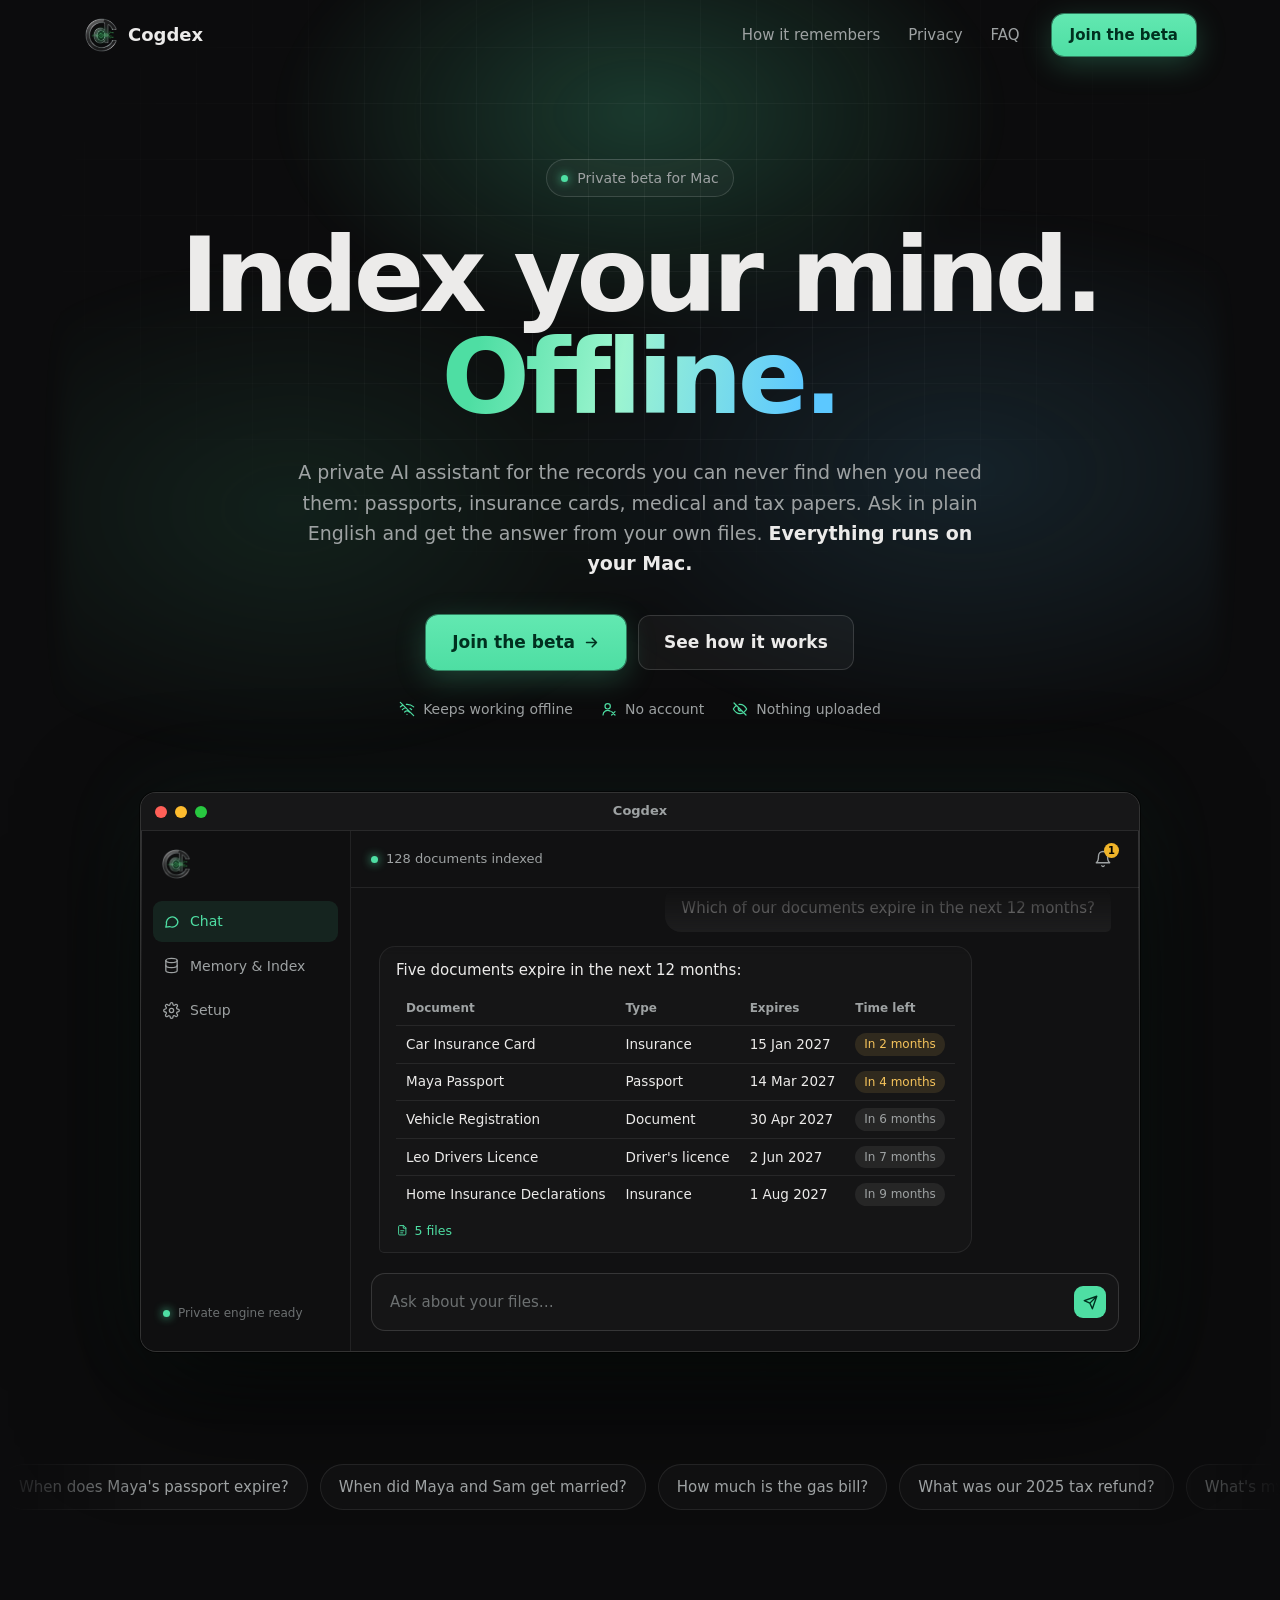
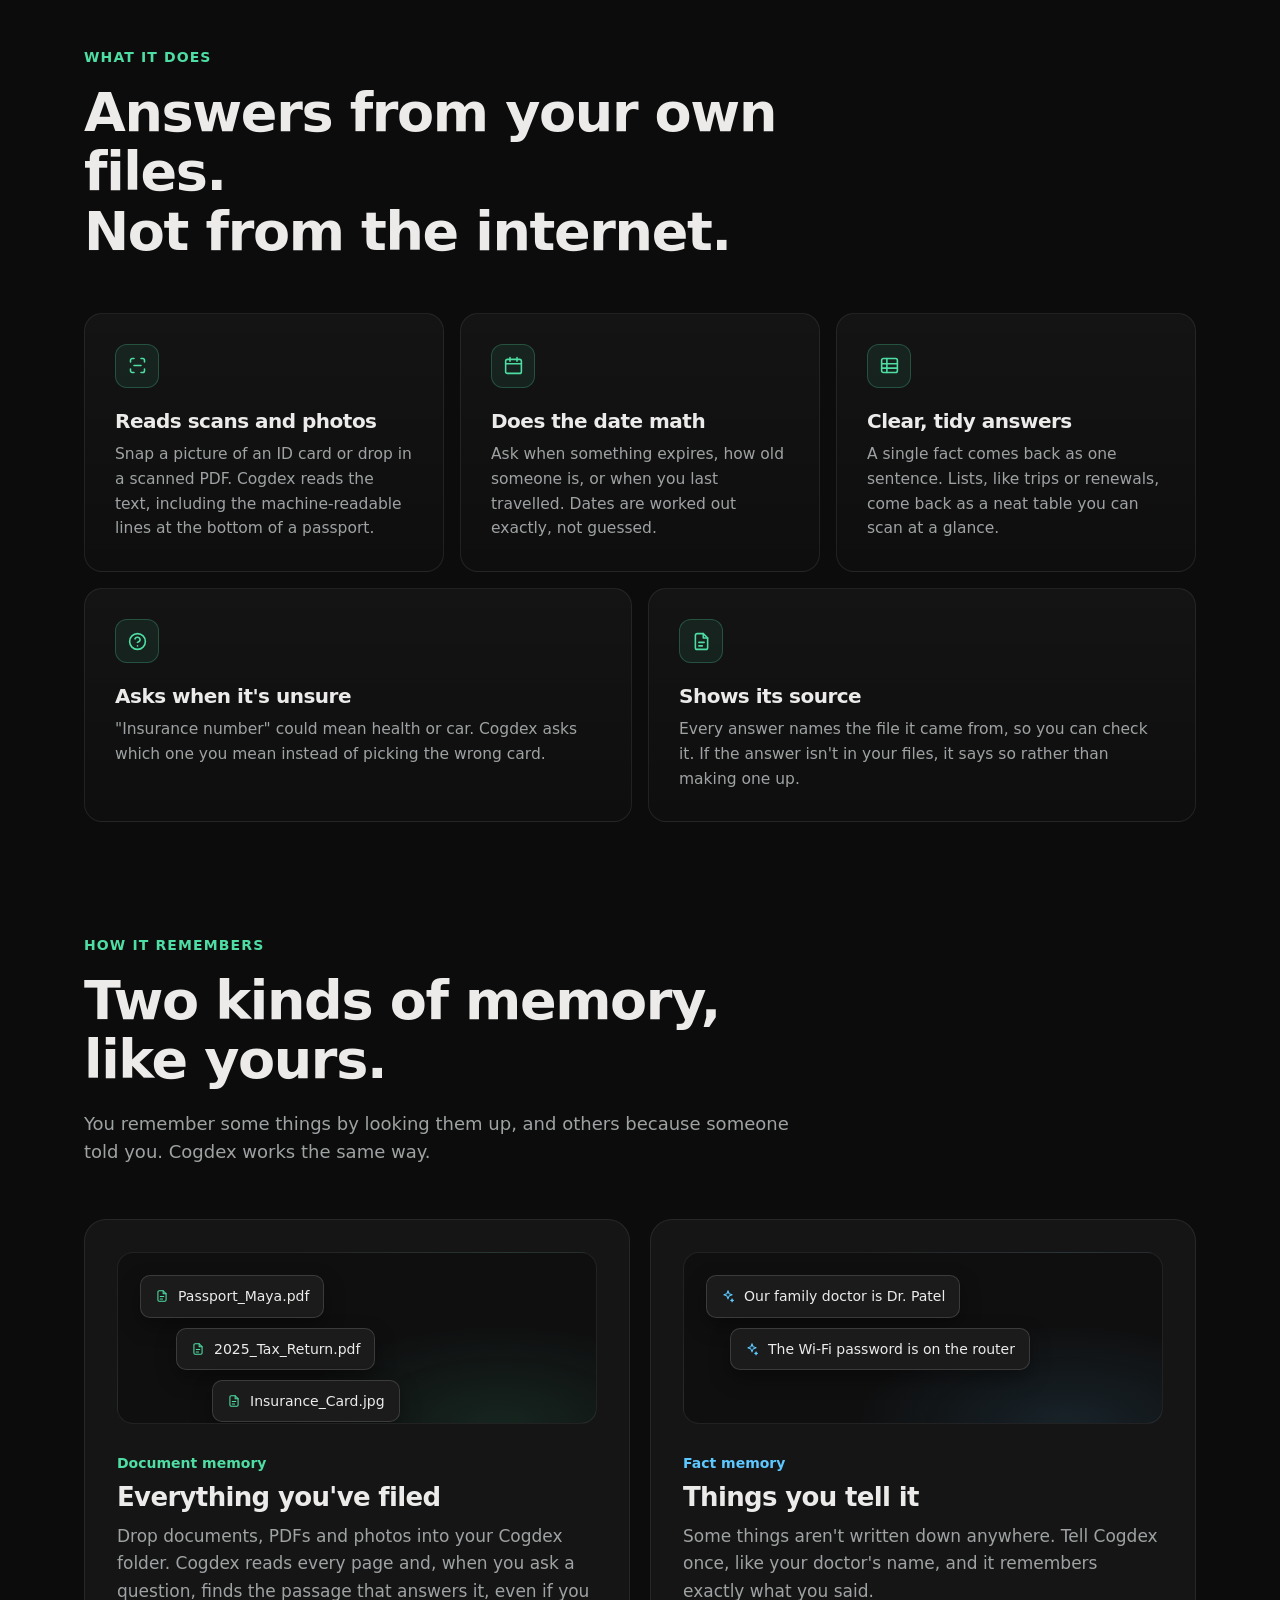
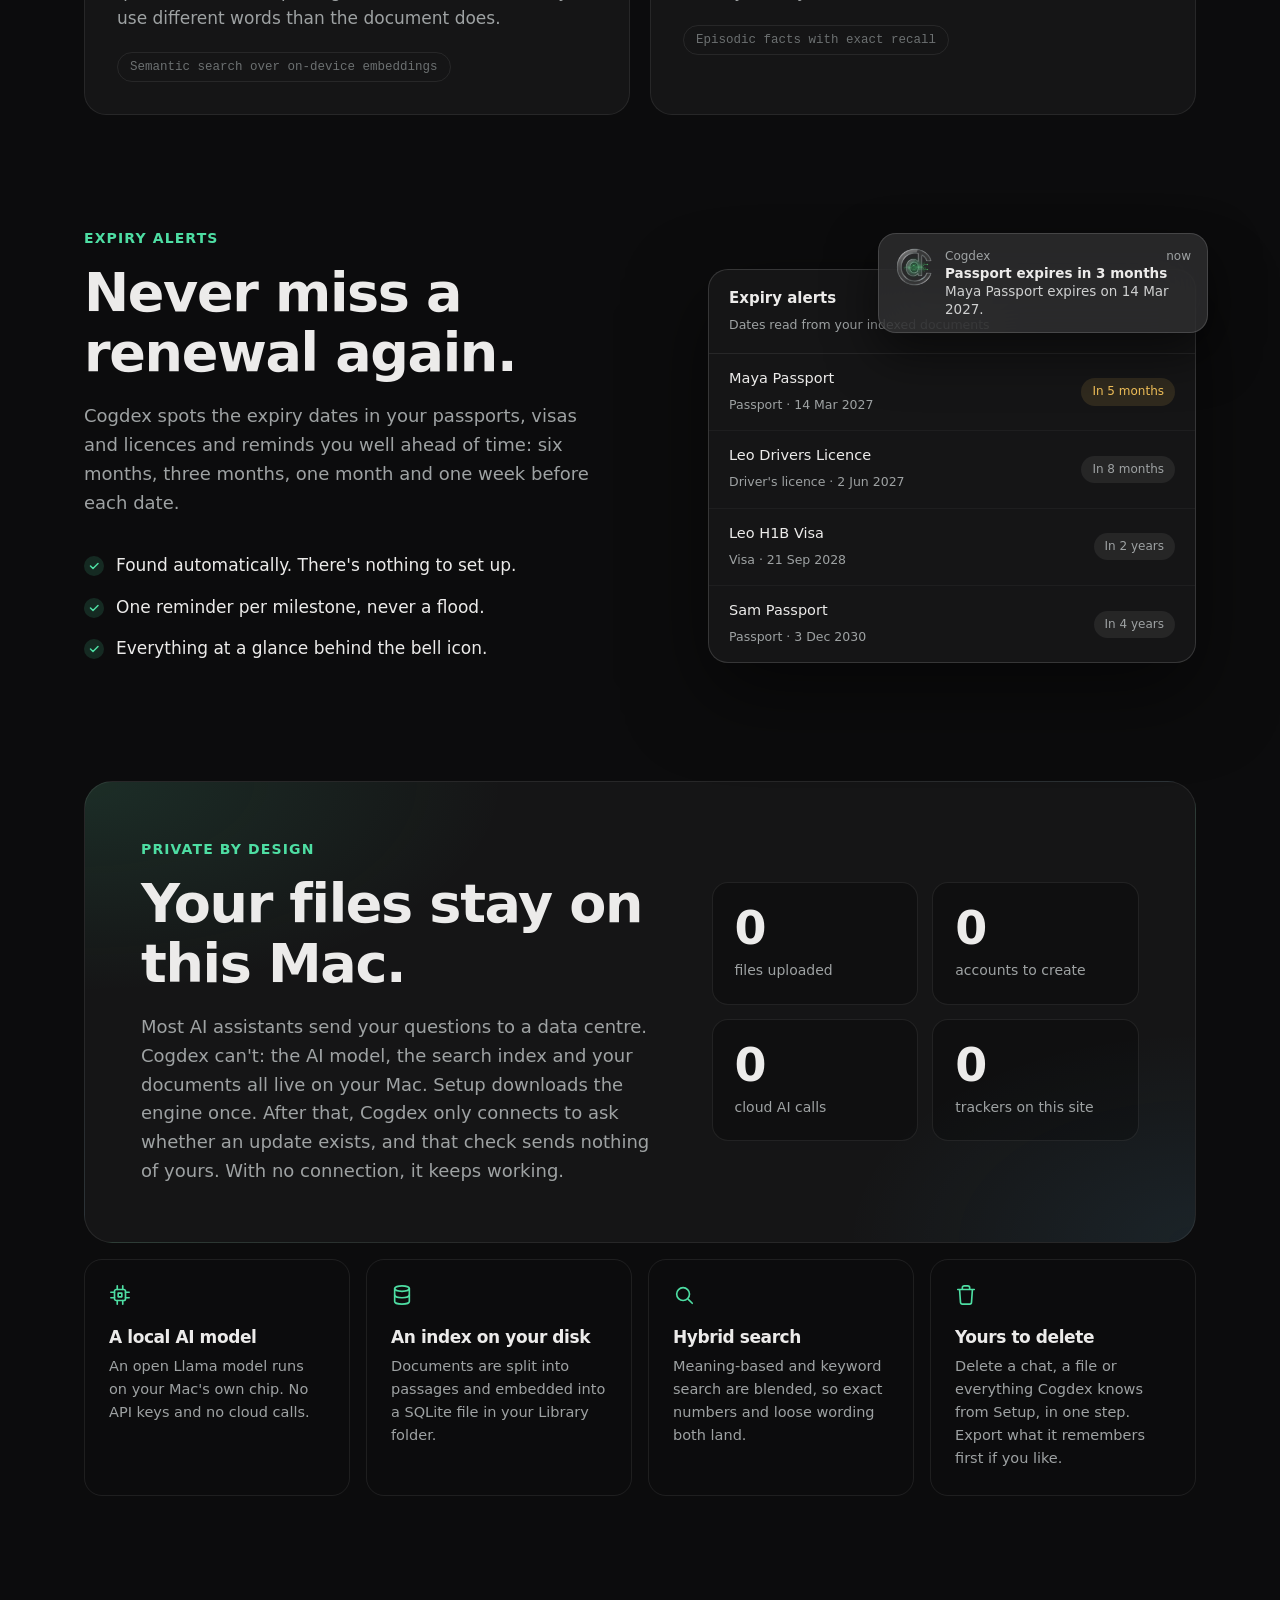
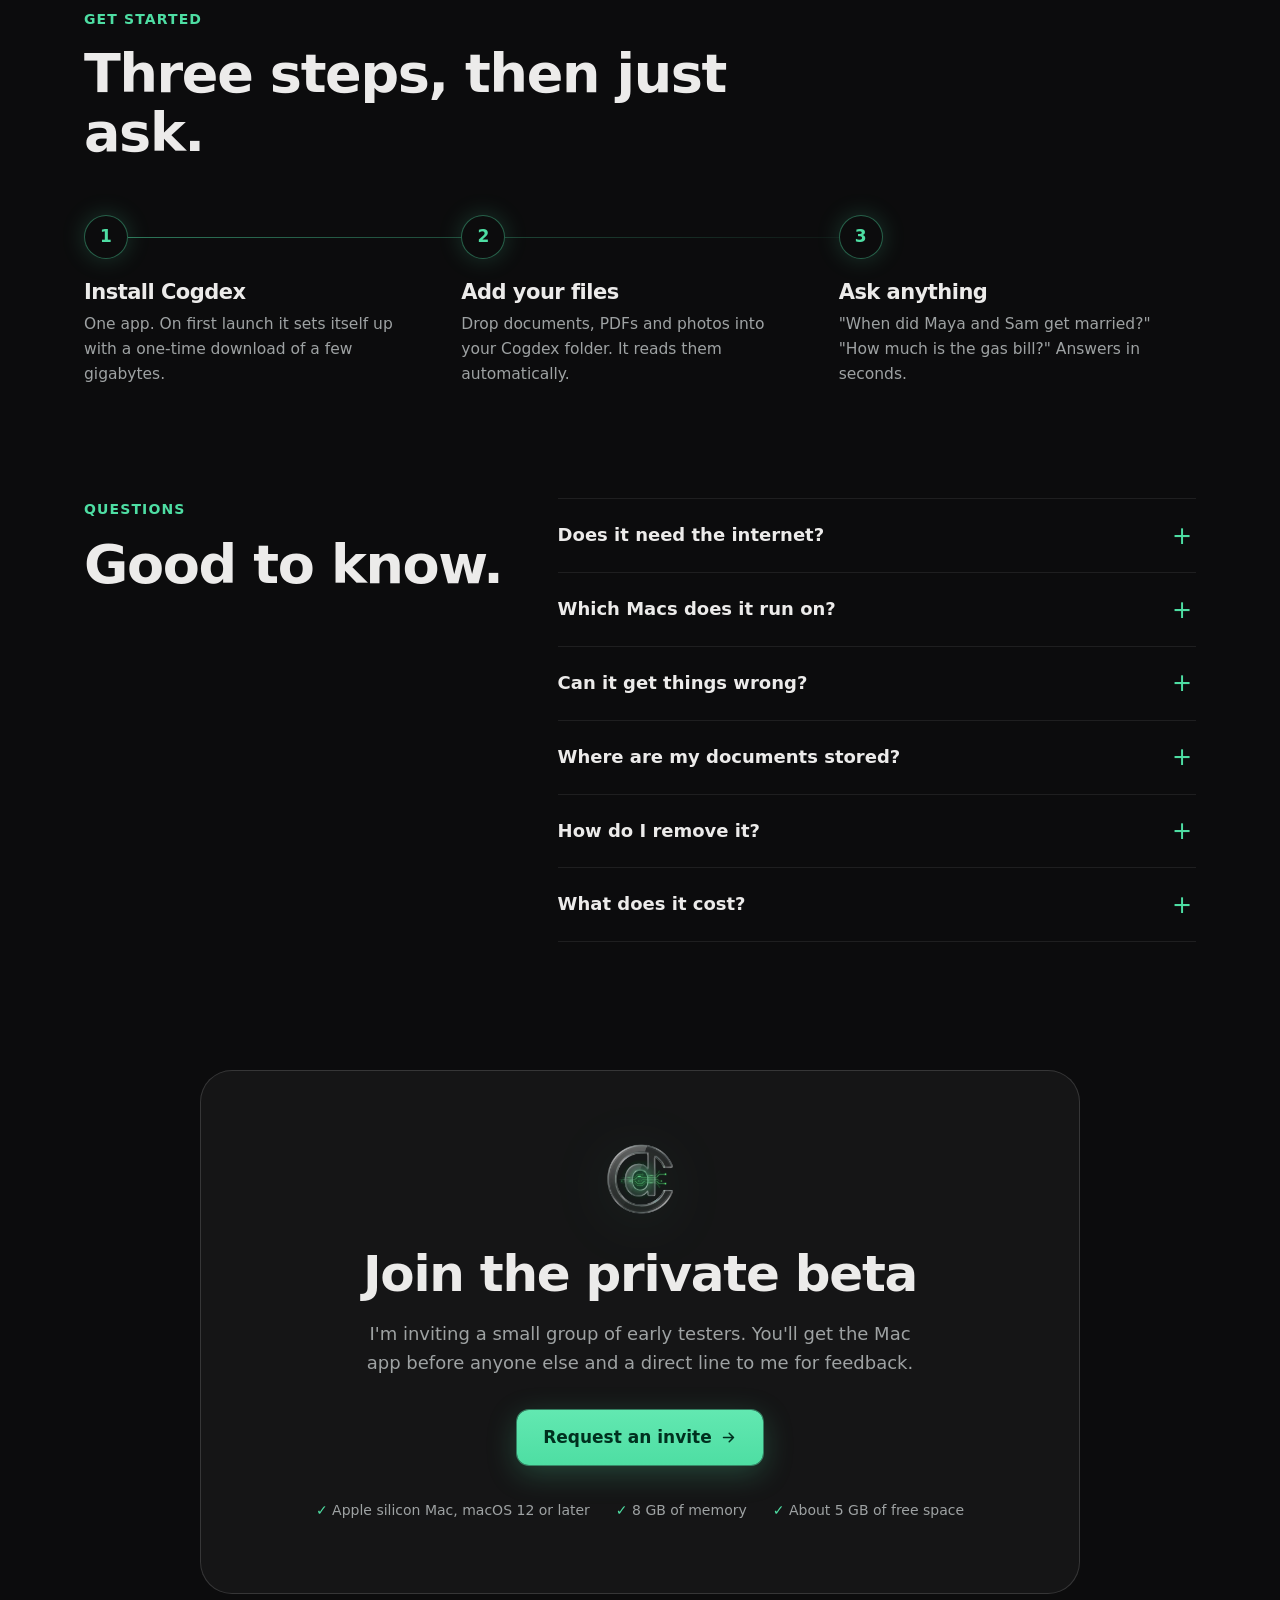
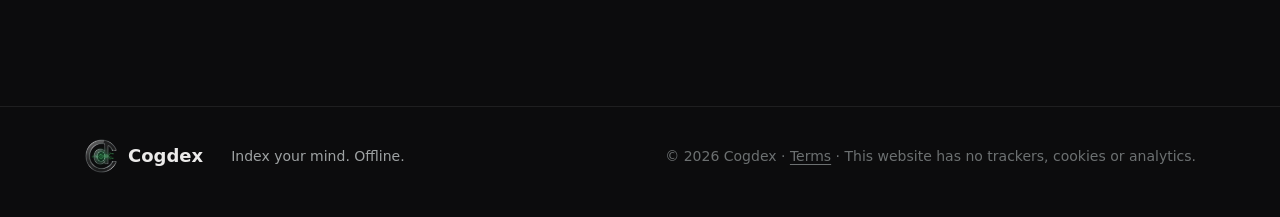
<file: index.html>
<!doctype html>
<html lang="en">
  <head>
    <meta charset="utf-8" />
    <meta name="viewport" content="width=device-width, initial-scale=1" />
    <title>Cogdex: Index your mind. Offline.</title>
    <meta
      name="description"
      content="Cogdex is a private AI assistant for your personal records. Ask about passports, insurance, medical and tax documents in plain English. It runs entirely on your Mac, and nothing is uploaded."
    />
    <link rel="canonical" href="https://cogdex.app/" />
    <link rel="icon" href="./favicon.svg" type="image/svg+xml" />
    <meta name="theme-color" content="#0c0c0d" />

    <meta property="og:type" content="website" />
    <meta property="og:site_name" content="Cogdex" />
    <meta property="og:url" content="https://cogdex.app/" />
    <meta property="og:title" content="Cogdex: Index your mind. Offline." />
    <meta
      property="og:description"
      content="A private AI assistant for your personal records. Runs entirely on your Mac. Nothing is uploaded. Join the beta."
    />
    <meta property="og:image" content="https://cogdex.app/og.png" />
    <meta property="og:image:width" content="1200" />
    <meta property="og:image:height" content="627" />
    <meta property="og:image:alt" content="Cogdex: Index your mind. Offline." />
    <meta name="twitter:card" content="summary_large_image" />
    <meta name="twitter:image" content="https://cogdex.app/og.png" />

    <link rel="stylesheet" href="./styles.css" />
    <script>document.documentElement.classList.add("js");</script>
    <script defer src="./main.js"></script>
  </head>
  <body>
    <svg width="0" height="0" style="position: absolute" aria-hidden="true">
      <defs>
        <symbol id="i-lock" viewBox="0 0 24 24"><rect x="4" y="11" width="16" height="10" rx="2" /><path d="M8 11V7a4 4 0 0 1 8 0v4" /></symbol>
        <symbol id="i-scan" viewBox="0 0 24 24"><path d="M4 8V6a2 2 0 0 1 2-2h2M16 4h2a2 2 0 0 1 2 2v2M20 16v2a2 2 0 0 1-2 2h-2M8 20H6a2 2 0 0 1-2-2v-2M8 12h8" /></symbol>
        <symbol id="i-calendar" viewBox="0 0 24 24"><rect x="3" y="5" width="18" height="16" rx="2" /><path d="M16 3v4M8 3v4M3 10h18" /></symbol>
        <symbol id="i-bell" viewBox="0 0 24 24"><path d="M6 8a6 6 0 0 1 12 0c0 7 3 9 3 9H3s3-2 3-9" /><path d="M10.3 21a1.94 1.94 0 0 0 3.4 0" /></symbol>
        <symbol id="i-table" viewBox="0 0 24 24"><rect x="3" y="4" width="18" height="16" rx="2" /><path d="M3 10h18M3 15h18M9 4v16" /></symbol>
        <symbol id="i-help" viewBox="0 0 24 24"><circle cx="12" cy="12" r="9" /><path d="M9.1 9a3 3 0 0 1 5.8 1c0 2-3 3-3 3M12 17h.01" /></symbol>
        <symbol id="i-file" viewBox="0 0 24 24"><path d="M14 3H7a2 2 0 0 0-2 2v14a2 2 0 0 0 2 2h10a2 2 0 0 0 2-2V8z" /><path d="M14 3v5h5M9 13h6M9 17h4" /></symbol>
        <symbol id="i-spark" viewBox="0 0 24 24"><path d="M12 3l1.9 5.1L19 10l-5.1 1.9L12 17l-1.9-5.1L5 10l5.1-1.9z" /><path d="M19 17l.7 1.8 1.8.7-1.8.7L19 22l-.7-1.8-1.8-.7 1.8-.7z" /></symbol>
        <symbol id="i-chat" viewBox="0 0 24 24"><path d="M21 12a8 8 0 0 1-11.6 7.1L4 20l1-4.6A8 8 0 1 1 21 12z" /></symbol>
        <symbol id="i-db" viewBox="0 0 24 24"><ellipse cx="12" cy="5" rx="8" ry="3" /><path d="M4 5v14c0 1.7 3.6 3 8 3s8-1.3 8-3V5" /><path d="M4 12c0 1.7 3.6 3 8 3s8-1.3 8-3" /></symbol>
        <symbol id="i-gear" viewBox="0 0 24 24"><circle cx="12" cy="12" r="3" /><path d="M19.4 15a1.7 1.7 0 0 0 .3 1.8l.1.1a2 2 0 1 1-2.8 2.8l-.1-.1a1.7 1.7 0 0 0-1.8-.3 1.7 1.7 0 0 0-1 1.5V21a2 2 0 1 1-4 0v-.1a1.7 1.7 0 0 0-1.1-1.5 1.7 1.7 0 0 0-1.8.3l-.1.1a2 2 0 1 1-2.8-2.8l.1-.1a1.7 1.7 0 0 0 .3-1.8 1.7 1.7 0 0 0-1.5-1H3a2 2 0 1 1 0-4h.1a1.7 1.7 0 0 0 1.5-1.1 1.7 1.7 0 0 0-.3-1.8l-.1-.1a2 2 0 1 1 2.8-2.8l.1.1a1.7 1.7 0 0 0 1.8.3H9a1.7 1.7 0 0 0 1-1.5V3a2 2 0 1 1 4 0v.1a1.7 1.7 0 0 0 1 1.5 1.7 1.7 0 0 0 1.8-.3l.1-.1a2 2 0 1 1 2.8 2.8l-.1.1a1.7 1.7 0 0 0-.3 1.8V9a1.7 1.7 0 0 0 1.5 1H21a2 2 0 1 1 0 4h-.1a1.7 1.7 0 0 0-1.5 1z" /></symbol>
        <symbol id="i-wifi-off" viewBox="0 0 24 24"><path d="M2 2l20 20M8.5 16.5a5 5 0 0 1 7 0M5 12.9a10 10 0 0 1 5.2-2.8M19 12.9a10 10 0 0 0-2.4-1.7M2 8.8a15 15 0 0 1 4.2-2.6M22 8.8A15 15 0 0 0 11 5M12 20h.01" /></symbol>
        <symbol id="i-user-off" viewBox="0 0 24 24"><circle cx="10" cy="8" r="4" /><path d="M3 21a7 7 0 0 1 11-5.7M16 16l5 5M21 16l-5 5" /></symbol>
        <symbol id="i-eye-off" viewBox="0 0 24 24"><path d="M3 3l18 18M10.6 5.1A10 10 0 0 1 12 5c6 0 10 7 10 7a17 17 0 0 1-3.2 3.9M6.6 6.6A17 17 0 0 0 2 12s4 7 10 7a9.7 9.7 0 0 0 5.4-1.6M9.9 9.9a3 3 0 0 0 4.2 4.2" /></symbol>
        <symbol id="i-cpu" viewBox="0 0 24 24"><rect x="6" y="6" width="12" height="12" rx="2" /><path d="M9 2v4M15 2v4M9 18v4M15 18v4M2 9h4M2 15h4M18 9h4M18 15h4M10 10h4v4h-4z" /></symbol>
        <symbol id="i-search" viewBox="0 0 24 24"><circle cx="11" cy="11" r="7" /><path d="M21 21l-4.3-4.3" /></symbol>
        <symbol id="i-trash" viewBox="0 0 24 24"><path d="M3 6h18M8 6V4a2 2 0 0 1 2-2h4a2 2 0 0 1 2 2v2M19 6l-1 14a2 2 0 0 1-2 2H8a2 2 0 0 1-2-2L5 6" /></symbol>
        <symbol id="i-arrow" viewBox="0 0 24 24"><path d="M5 12h14M13 6l6 6-6 6" /></symbol>
        <symbol id="i-send" viewBox="0 0 24 24"><path d="M22 2L11 13M22 2l-7 20-4-9-9-4z" /></symbol>
      </defs>
    </svg>

    <header class="nav">
      <div class="nav-inner">
        <a class="brand" href="#top" aria-label="Cogdex home">
          <img class="brand-mark" src="./assets/cogdex-mark.png" alt="" />
          <span>Cogdex</span>
        </a>
        <nav class="nav-links" aria-label="Sections">
          <a href="#memory">How it remembers</a>
          <a href="#private">Privacy</a>
          <a href="#faq">FAQ</a>
        </nav>
        <a class="btn btn-small" data-signup href="#beta">Join the beta</a>
      </div>
    </header>

    <main id="top">
      <!-- ============ HERO ============ -->
      <section class="hero">
        <div class="hero-glow" aria-hidden="true"></div>
        <div class="hero-grid" aria-hidden="true"></div>

        <p class="eyebrow reveal"><span class="dot"></span> Private beta for Mac</p>
        <h1 class="reveal">Index your mind.<br /><span class="gradient">Offline.</span></h1>
        <p class="lede reveal">
          A private AI assistant for the records you can never find when you need them: passports,
          insurance cards, medical and tax papers. Ask in plain English and get the answer from your
          own files. <strong>Everything runs on your Mac.</strong>
        </p>
        <div class="hero-actions reveal">
          <a class="btn" data-signup href="#beta">Join the beta <svg class="i"><use href="#i-arrow" /></svg></a>
          <a class="btn btn-ghost" href="#how">See how it works</a>
        </div>
        <ul class="hero-proof reveal" aria-label="Privacy promises">
          <li><svg class="i"><use href="#i-wifi-off" /></svg> Keeps working offline</li>
          <li><svg class="i"><use href="#i-user-off" /></svg> No account</li>
          <li><svg class="i"><use href="#i-eye-off" /></svg> Nothing uploaded</li>
        </ul>

        <!-- App mockup -->
        <div class="app reveal" aria-label="Example conversation with Cogdex">
          <div class="app-bar">
            <span class="lights"><i></i><i></i><i></i></span>
            <span class="app-title">Cogdex</span>
          </div>
          <div class="app-main">
            <aside class="app-side" aria-hidden="true">
              <img src="./assets/cogdex-mark.png" alt="" class="side-mark" />
              <span class="side-item active"><svg class="i"><use href="#i-chat" /></svg> Chat</span>
              <span class="side-item"><svg class="i"><use href="#i-db" /></svg> Memory &amp; Index</span>
              <span class="side-item"><svg class="i"><use href="#i-gear" /></svg> Setup</span>
              <span class="side-foot"><span class="dot"></span> Private engine ready</span>
            </aside>
            <div class="app-chat">
              <div class="app-top" aria-hidden="true">
                <span class="status"><span class="dot"></span> 128 documents indexed</span>
                <span class="bell"><svg class="i"><use href="#i-bell" /></svg><b>1</b></span>
              </div>
              <div class="chat" id="chat" aria-live="off">
                <div class="msg user">When does Maya's passport expire?</div>
                <div class="msg bot">
                  Maya's passport expires on <strong>14 March 2027</strong>, about 4 months from now.
                  <span class="source"><svg class="i"><use href="#i-file" /></svg> Passport_Maya.pdf</span>
                </div>
                <div class="msg user">Which of our documents expire in the next 12 months?</div>
                <div class="msg bot">
                  Five documents expire in the next 12 months:
                  <table>
                    <thead>
                      <tr><th>Document</th><th>Type</th><th>Expires</th><th>Time left</th></tr>
                    </thead>
                    <tbody>
                      <tr><td>Car Insurance Card</td><td>Insurance</td><td>15 Jan 2027</td><td><span class="tag warn">In 2 months</span></td></tr>
                      <tr><td>Maya Passport</td><td>Passport</td><td>14 Mar 2027</td><td><span class="tag warn">In 4 months</span></td></tr>
                      <tr><td>Vehicle Registration</td><td>Document</td><td>30 Apr 2027</td><td><span class="tag">In 6 months</span></td></tr>
                      <tr><td>Leo Drivers Licence</td><td>Driver's licence</td><td>2 Jun 2027</td><td><span class="tag">In 7 months</span></td></tr>
                      <tr><td>Home Insurance Declarations</td><td>Insurance</td><td>1 Aug 2027</td><td><span class="tag">In 9 months</span></td></tr>
                    </tbody>
                  </table>
                  <span class="source"><svg class="i"><use href="#i-file" /></svg> 5 files</span>
                </div>
              </div>
              <div class="composer" aria-hidden="true">
                <span id="composer-text">Ask about your files…</span>
                <span class="send"><svg class="i"><use href="#i-send" /></svg></span>
              </div>
            </div>
          </div>
        </div>
      </section>

      <!-- Scenes the hero mockup plays through (see main.js). -->
      <template id="scenes">
        <div data-q="When does Maya's passport expire?">
          Maya's passport expires on <strong>14 March 2027</strong>, about 4 months from now.
          <span class="source"><svg class="i"><use href="#i-file" /></svg> Passport_Maya.pdf</span>
        </div>
        <div data-q="Give me all the birthdays that you know">
          Three dates of birth:
          <table>
            <thead><tr><th>Person</th><th>Date of birth</th></tr></thead>
            <tbody>
              <tr><td>Ava Rivera</td><td>22 April 2019</td></tr>
              <tr><td>Maya Rivera</td><td>2 May 1988</td></tr>
              <tr><td>Sam Rivera</td><td>19 November 1986</td></tr>
            </tbody>
          </table>
          <span class="source"><svg class="i"><use href="#i-file" /></svg> 3 files</span>
        </div>
        <div data-q="When did Maya and Sam get married?">
          Maya and Sam were married on <strong>14 June 2018</strong>.
          <span class="source"><svg class="i"><use href="#i-file" /></svg> Marriage_Certificate.pdf</span>
        </div>
        <div data-q="What's Maya's passport number?">
          Maya's passport number is <strong>A47291836</strong>.
          <span class="source"><svg class="i"><use href="#i-file" /></svg> Passport_Maya.pdf</span>
        </div>
        <div data-q="How much is the gas bill?">
          The gas bill is <strong>$60.99</strong>.
          <span class="source"><svg class="i"><use href="#i-file" /></svg> Gas_Bill.pdf</span>
        </div>
        <div data-q="What was our 2025 tax refund?">
          Your 2025 tax refund was <strong>$2,184</strong>.
          <span class="source"><svg class="i"><use href="#i-file" /></svg> 2025_Tax_Return.pdf</span>
        </div>
        <div data-q="What's my health insurance member ID?">
          Which insurance do you mean? I found two:
          <span class="choices"><span>Health insurance</span><span>Car insurance</span></span>
        </div>
        <div data-q="Health">
          Your health insurance member ID is <strong>NSH448812093</strong>.
          <span class="source"><svg class="i"><use href="#i-file" /></svg> Health_Insurance_Card.jpg</span>
        </div>
        <div data-q="Which of our documents expire in the next 12 months?">
          Five documents expire in the next 12 months:
          <table>
            <thead>
              <tr><th>Document</th><th>Type</th><th>Expires</th><th>Time left</th></tr>
            </thead>
            <tbody>
              <tr><td>Car Insurance Card</td><td>Insurance</td><td>15 Jan 2027</td><td><span class="tag warn">In 2 months</span></td></tr>
              <tr><td>Maya Passport</td><td>Passport</td><td>14 Mar 2027</td><td><span class="tag warn">In 4 months</span></td></tr>
              <tr><td>Vehicle Registration</td><td>Document</td><td>30 Apr 2027</td><td><span class="tag">In 6 months</span></td></tr>
              <tr><td>Leo Drivers Licence</td><td>Driver's licence</td><td>2 Jun 2027</td><td><span class="tag">In 7 months</span></td></tr>
              <tr><td>Home Insurance Declarations</td><td>Insurance</td><td>1 Aug 2027</td><td><span class="tag">In 9 months</span></td></tr>
            </tbody>
          </table>
          <span class="source"><svg class="i"><use href="#i-file" /></svg> 5 files</span>
        </div>
        <div data-q="What's Maya's Social Security number?">
          I couldn't find Maya's Social Security number in your files.
        </div>
      </template>

      <!-- ============ QUESTIONS MARQUEE ============ -->
      <section class="marquee" aria-label="Questions people ask Cogdex">
        <div class="marquee-track">
          <span>When does Maya's passport expire?</span>
          <span>When did Maya and Sam get married?</span>
          <span>How much is the gas bill?</span>
          <span>What was our 2025 tax refund?</span>
          <span>What's my health insurance member ID?</span>
          <span>What was our property tax last year?</span>
          <span>Who is our family doctor?</span>
          <span>Which of our documents expire in the next 12 months?</span>
          <span>Give me all the birthdays that you know</span>
          <span>When does Maya's passport expire?</span>
          <span>When did Maya and Sam get married?</span>
          <span>How much is the gas bill?</span>
          <span>What was our 2025 tax refund?</span>
          <span>What's my health insurance member ID?</span>
          <span>What was our property tax last year?</span>
          <span>Who is our family doctor?</span>
          <span>Which of our documents expire in the next 12 months?</span>
          <span>Give me all the birthdays that you know</span>
        </div>
      </section>

      <!-- ============ FEATURES ============ -->
      <section class="section" id="features">
        <div class="section-head reveal">
          <p class="kicker">What it does</p>
          <h2>Answers from your own files.<br />Not from the internet.</h2>
        </div>
        <div class="bento">
          <article class="card reveal">
            <span class="card-icon"><svg class="i"><use href="#i-scan" /></svg></span>
            <h3>Reads scans and photos</h3>
            <p>
              Snap a picture of an ID card or drop in a scanned PDF. Cogdex reads the text, including
              the machine-readable lines at the bottom of a passport.
            </p>
          </article>
          <article class="card reveal">
            <span class="card-icon"><svg class="i"><use href="#i-calendar" /></svg></span>
            <h3>Does the date math</h3>
            <p>
              Ask when something expires, how old someone is, or when you last travelled. Dates are
              worked out exactly, not guessed.
            </p>
          </article>
          <article class="card reveal">
            <span class="card-icon"><svg class="i"><use href="#i-table" /></svg></span>
            <h3>Clear, tidy answers</h3>
            <p>
              A single fact comes back as one sentence. Lists, like trips or renewals, come back as a
              neat table you can scan at a glance.
            </p>
          </article>
          <article class="card reveal">
            <span class="card-icon"><svg class="i"><use href="#i-help" /></svg></span>
            <h3>Asks when it's unsure</h3>
            <p>
              "Insurance number" could mean health or car. Cogdex asks which one you mean instead of
              picking the wrong card.
            </p>
          </article>
          <article class="card reveal">
            <span class="card-icon"><svg class="i"><use href="#i-file" /></svg></span>
            <h3>Shows its source</h3>
            <p>
              Every answer names the file it came from, so you can check it. If the answer isn't in
              your files, it says so rather than making one up.
            </p>
          </article>
        </div>
      </section>

      <!-- ============ DUAL MEMORY ============ -->
      <section class="section" id="memory">
        <div class="section-head reveal">
          <p class="kicker">How it remembers</p>
          <h2>Two kinds of memory, like yours.</h2>
          <p class="section-lede">
            You remember some things by looking them up, and others because someone told you. Cogdex
            works the same way.
          </p>
        </div>
        <div class="memory">
          <article class="memory-card reveal">
            <div class="memory-visual docs" aria-hidden="true">
              <span class="doc d1"><svg class="i"><use href="#i-file" /></svg> Passport_Maya.pdf</span>
              <span class="doc d2"><svg class="i"><use href="#i-file" /></svg> 2025_Tax_Return.pdf</span>
              <span class="doc d3"><svg class="i"><use href="#i-file" /></svg> Insurance_Card.jpg</span>
            </div>
            <p class="memory-tag">Document memory</p>
            <h3>Everything you've filed</h3>
            <p>
              Drop documents, PDFs and photos into your Cogdex folder. Cogdex reads every page and,
              when you ask a question, finds the passage that answers it, even if you use different
              words than the document does.
            </p>
            <p class="tech">Semantic search over on-device embeddings</p>
          </article>
          <article class="memory-card reveal">
            <div class="memory-visual facts" aria-hidden="true">
              <span class="fact-line"><svg class="i"><use href="#i-spark" /></svg> Our family doctor is Dr. Patel</span>
              <span class="fact-line"><svg class="i"><use href="#i-spark" /></svg> The Wi-Fi password is on the router</span>
            </div>
            <p class="memory-tag">Fact memory</p>
            <h3>Things you tell it</h3>
            <p>
              Some things aren't written down anywhere. Tell Cogdex once, like your
              doctor's name, and it remembers exactly what you said.
            </p>
            <p class="tech">Episodic facts with exact recall</p>
          </article>
        </div>
      </section>

      <!-- ============ ALERTS ============ -->
      <section class="section alerts">
        <div class="alerts-copy reveal">
          <p class="kicker">Expiry alerts</p>
          <h2>Never miss a renewal again.</h2>
          <p class="section-lede">
            Cogdex spots the expiry dates in your passports, visas and licences and reminds you well
            ahead of time: six months, three months, one month and one week before each date.
          </p>
          <ul class="checks">
            <li>Found automatically. There's nothing to set up.</li>
            <li>One reminder per milestone, never a flood.</li>
            <li>Everything at a glance behind the bell icon.</li>
          </ul>
        </div>
        <div class="alerts-visual reveal" aria-hidden="true">
          <div class="notif">
            <img src="./assets/cogdex-mark.png" alt="" />
            <div>
              <p class="notif-app">Cogdex <span>now</span></p>
              <p class="notif-title">Passport expires in 3 months</p>
              <p class="notif-body">Maya Passport expires on 14 Mar 2027.</p>
            </div>
          </div>
          <div class="panel">
            <div class="panel-head">
              <p>Expiry alerts</p>
              <span>Dates read from your indexed documents</span>
            </div>
            <div class="panel-row"><div><p>Maya Passport</p><span>Passport · 14 Mar 2027</span></div><b class="tag warn">In 5 months</b></div>
            <div class="panel-row"><div><p>Leo Drivers Licence</p><span>Driver's licence · 2 Jun 2027</span></div><b class="tag">In 8 months</b></div>
            <div class="panel-row"><div><p>Leo H1B Visa</p><span>Visa · 21 Sep 2028</span></div><b class="tag">In 2 years</b></div>
            <div class="panel-row"><div><p>Sam Passport</p><span>Passport · 3 Dec 2030</span></div><b class="tag">In 4 years</b></div>
          </div>
        </div>
      </section>

      <!-- ============ PRIVACY ============ -->
      <section class="section" id="private">
        <div class="private reveal">
          <div class="private-copy">
            <p class="kicker">Private by design</p>
            <h2>Your files stay on this Mac.</h2>
            <p class="section-lede">
              Most AI assistants send your questions to a data centre. Cogdex can't: the AI model,
              the search index and your documents all live on your Mac. Setup downloads the engine
              once. After that, Cogdex only connects to ask whether an update exists, and that
              check sends nothing of yours. With no connection, it keeps working.
            </p>
          </div>
          <div class="stats">
            <div><b>0</b><span>files uploaded</span></div>
            <div><b>0</b><span>accounts to create</span></div>
            <div><b>0</b><span>cloud AI calls</span></div>
            <div><b>0</b><span>trackers on this site</span></div>
          </div>
        </div>

        <div class="tech-grid">
          <article class="reveal">
            <svg class="i"><use href="#i-cpu" /></svg>
            <h3>A local AI model</h3>
            <p>An open Llama model runs on your Mac's own chip. No API keys and no cloud calls.</p>
          </article>
          <article class="reveal">
            <svg class="i"><use href="#i-db" /></svg>
            <h3>An index on your disk</h3>
            <p>Documents are split into passages and embedded into a SQLite file in your Library folder.</p>
          </article>
          <article class="reveal">
            <svg class="i"><use href="#i-search" /></svg>
            <h3>Hybrid search</h3>
            <p>Meaning-based and keyword search are blended, so exact numbers and loose wording both land.</p>
          </article>
          <article class="reveal">
            <svg class="i"><use href="#i-trash" /></svg>
            <h3>Yours to delete</h3>
            <p>Delete a chat, a file or everything Cogdex knows from Setup, in one step. Export what it remembers first if you like.</p>
          </article>
        </div>
      </section>

      <!-- ============ HOW ============ -->
      <section class="section" id="how">
        <div class="section-head reveal">
          <p class="kicker">Get started</p>
          <h2>Three steps, then just ask.</h2>
        </div>
        <ol class="steps">
          <li class="reveal">
            <span class="step">1</span>
            <h3>Install Cogdex</h3>
            <p>One app. On first launch it sets itself up with a one-time download of a few gigabytes.</p>
          </li>
          <li class="reveal">
            <span class="step">2</span>
            <h3>Add your files</h3>
            <p>Drop documents, PDFs and photos into your Cogdex folder. It reads them automatically.</p>
          </li>
          <li class="reveal">
            <span class="step">3</span>
            <h3>Ask anything</h3>
            <p>"When did Maya and Sam get married?" "How much is the gas bill?" Answers in seconds.</p>
          </li>
        </ol>
      </section>

      <!-- ============ FAQ ============ -->
      <section class="section faq" id="faq">
        <div class="section-head reveal">
          <p class="kicker">Questions</p>
          <h2>Good to know.</h2>
        </div>
        <div class="faq-list reveal">
          <details>
            <summary>Does it need the internet?</summary>
            <p>
              Setup needs the internet once, to download the AI model. After that Cogdex only
              connects to check for an update, about once a day, and that check sends nothing of
              yours. Your questions and documents never leave your Mac. With no connection, Cogdex
              keeps working.
            </p>
          </details>
          <details>
            <summary>Which Macs does it run on?</summary>
            <p>
              Macs with Apple silicon (M1 or newer) running macOS 12 or later, with 8 GB of memory and
              about 5 GB of free space. Intel Macs are not supported.
            </p>
          </details>
          <details>
            <summary>Can it get things wrong?</summary>
            <p>
              It can, as any AI can. That's why every answer shows the file it came from, ID numbers
              are shown next to the line of the document they were read from, dates are calculated
              exactly rather than guessed, and Cogdex says "I don't know" when the answer isn't in your
              files. Check anything important against the original document.
            </p>
          </details>
          <details>
            <summary>Where are my documents stored?</summary>
            <p>
              Your files stay in your Cogdex folder. Cogdex keeps the text it reads from them, and what
              you ask it to remember, in a database in your Library folder. Nothing is copied to a
              server, because there is no server.
            </p>
            <p>
              Cogdex does not encrypt that database itself. It is protected by your Mac's login and by
              FileVault if you have it turned on, and Time Machine backs it up like any other file.
            </p>
          </details>
          <details>
            <summary>How do I remove it?</summary>
            <p>
              In Cogdex, go to Setup and choose Delete all Cogdex data. Then drag the app to the Trash.
              To also remove the private engine and models, follow the
              <a href="./install.html#uninstall">uninstall steps</a>.
            </p>
          </details>
          <details>
            <summary>What does it cost?</summary>
            <p>Cogdex is free during the beta.</p>
          </details>
        </div>
      </section>

      <!-- ============ BETA ============ -->
      <section class="beta reveal" id="beta">
        <div class="beta-glow" aria-hidden="true"></div>
        <img class="beta-mark" src="./assets/cogdex-mark.png" alt="" />
        <h2>Join the private beta</h2>
        <p>
          I'm inviting a small group of early testers. You'll get the Mac app before anyone else and a
          direct line to me for feedback.
        </p>
        <a class="btn" data-signup data-signup-primary href="#beta">Request an invite <svg class="i"><use href="#i-arrow" /></svg></a>
        <p class="signup-pending" hidden>Invites open very soon. Check back in a few days.</p>
        <ul class="requirements">
          <li>Apple silicon Mac, macOS 12 or later</li>
          <li>8 GB of memory</li>
          <li>About 5 GB of free space</li>
        </ul>
      </section>
    </main>

    <footer class="footer">
      <div class="footer-inner">
        <a class="brand" href="#top">
          <img class="brand-mark" src="./assets/cogdex-mark.png" alt="" />
          <span>Cogdex</span>
        </a>
        <p>Index your mind. Offline.</p>
        <p class="muted">© 2026 Cogdex · <a href="./terms.html">Terms</a> · This website has no trackers, cookies or analytics.</p>
      </div>
    </footer>
  </body>
</html>
</file>
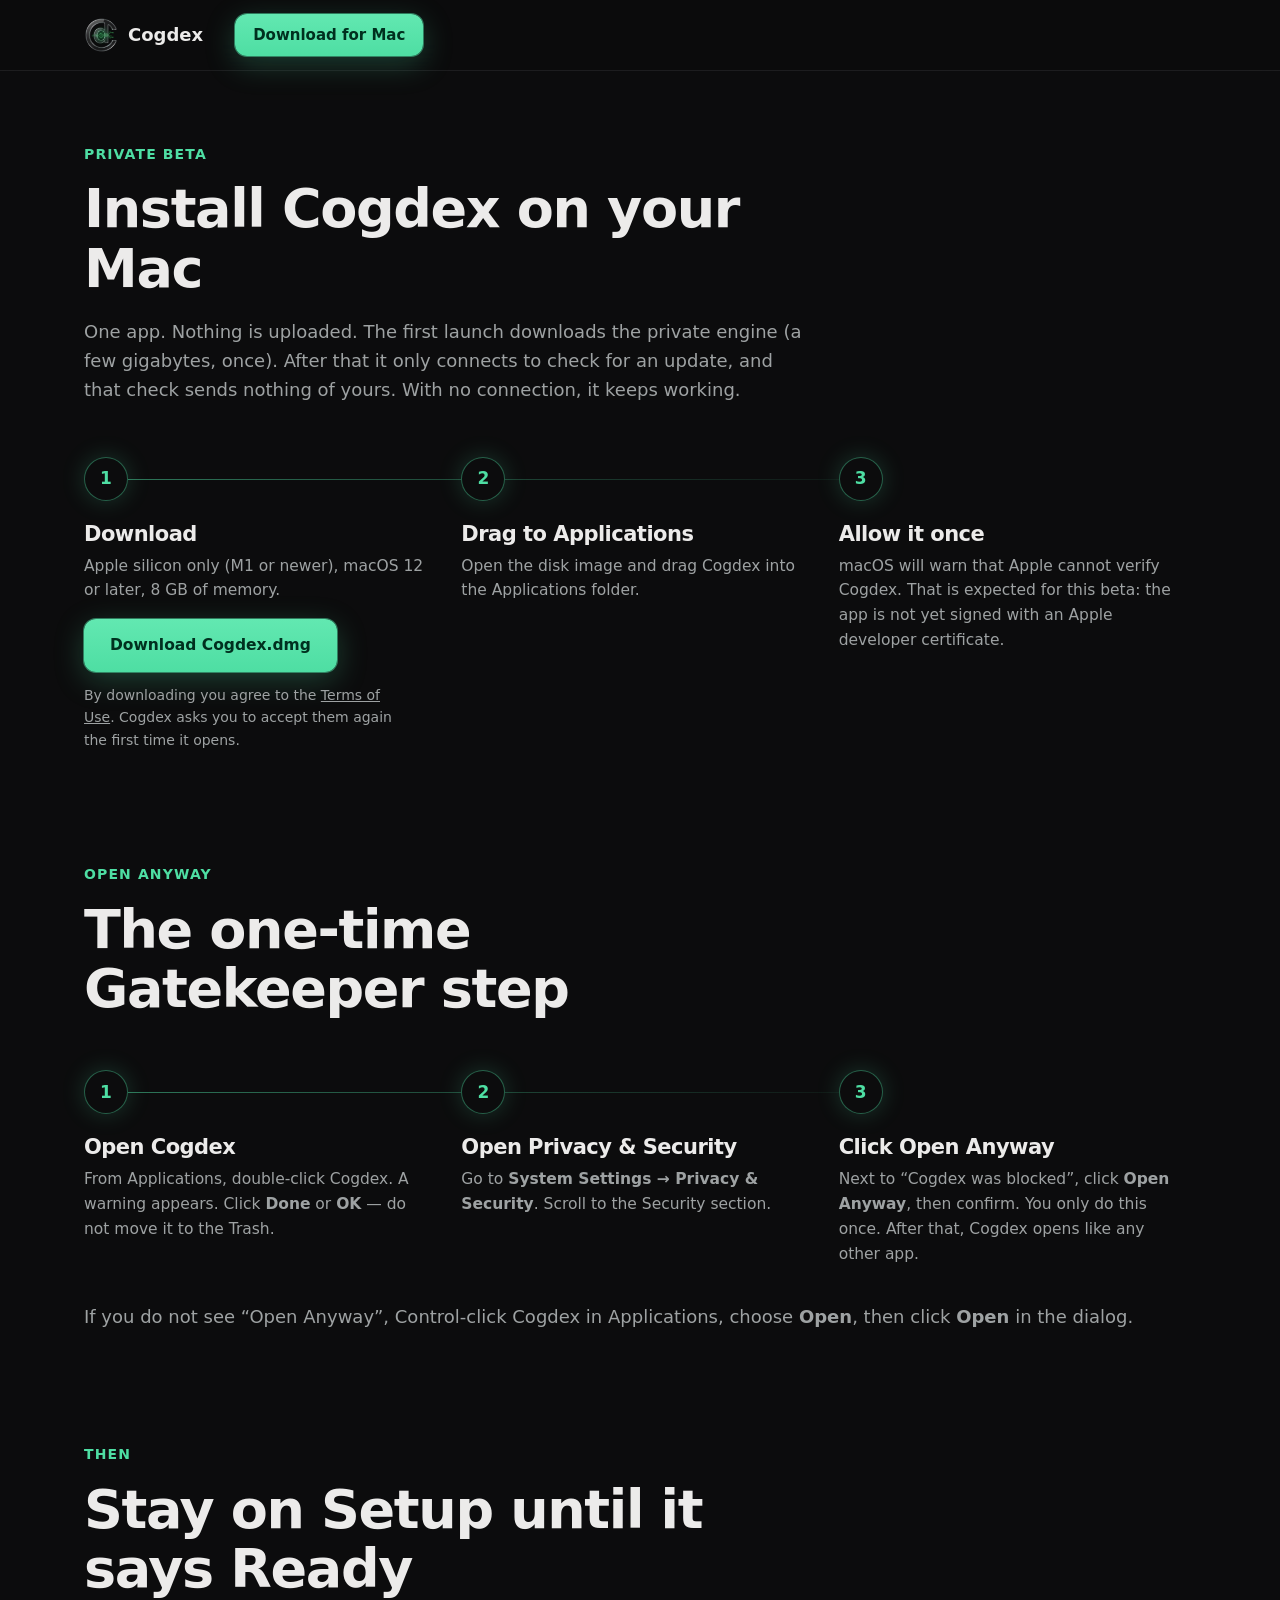
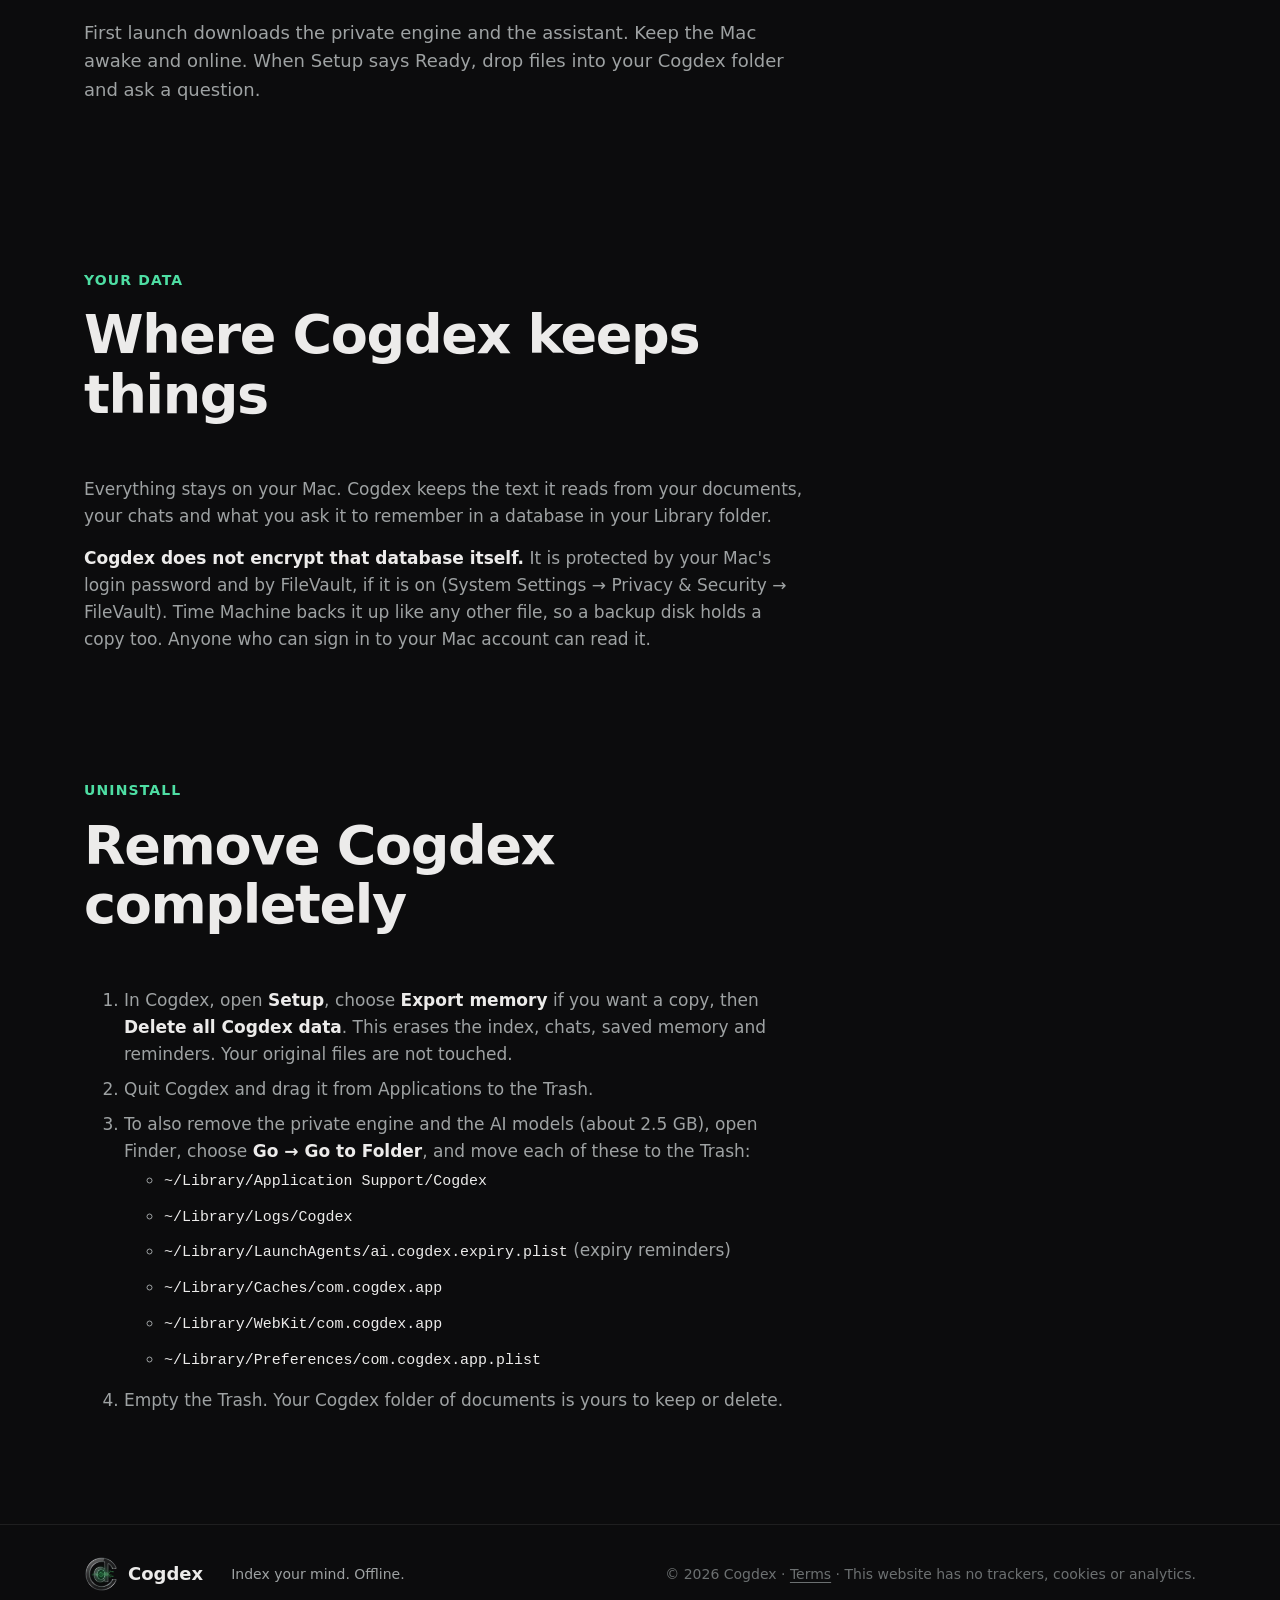
<file: install.html>
<!doctype html>
<html lang="en">
  <head>
    <meta charset="utf-8" />
    <meta name="viewport" content="width=device-width, initial-scale=1" />
    <title>Install Cogdex</title>
    <meta
      name="description"
      content="Install Cogdex on your Mac. Drag to Applications, then allow it once in Privacy &amp; Security."
    />
    <link rel="canonical" href="https://cogdex.app/install.html" />
    <link rel="icon" href="./favicon.svg" type="image/svg+xml" />
    <meta name="theme-color" content="#0c0c0d" />
    <link rel="stylesheet" href="./styles.css" />
  </head>
  <body>
    <header class="nav scrolled">
      <div class="nav-inner">
        <a class="brand" href="./" aria-label="Cogdex home">
          <img class="brand-mark" src="./assets/cogdex-mark.png" alt="" />
          <span>Cogdex</span>
        </a>
        <a class="btn btn-small" href="#download">Download for Mac</a>
      </div>
    </header>

    <main id="top">
      <section class="section" style="padding-top: 72px">
        <div class="section-head">
          <p class="kicker">Private beta</p>
          <h2>Install Cogdex on your Mac</h2>
          <p class="section-lede">
            One app. Nothing is uploaded. The first launch downloads the private engine
            (a few gigabytes, once). After that it only connects to check for an update, and that
            check sends nothing of yours. With no connection, it keeps working.
          </p>
        </div>

        <ol class="steps" id="download">
          <li>
            <span class="step">1</span>
            <h3>Download</h3>
            <p>Apple silicon only (M1 or newer), macOS 12 or later, 8 GB of memory.</p>
            <p style="margin-top: 16px">
              <a
                class="btn"
                href="https://github.com/cogdex-ai/cogdex-ai.github.io/releases/download/v0.1.0/Cogdex_0.1.0_aarch64.dmg"
                >Download Cogdex.dmg</a
              >
            </p>
            <p style="margin-top: 12px; font-size: 14px">
              By downloading you agree to the <a href="./terms.html" style="text-decoration: underline">Terms of Use</a>.
              Cogdex asks you to accept them again the first time it opens.
            </p>
          </li>
          <li>
            <span class="step">2</span>
            <h3>Drag to Applications</h3>
            <p>Open the disk image and drag Cogdex into the Applications folder.</p>
          </li>
          <li>
            <span class="step">3</span>
            <h3>Allow it once</h3>
            <p>
              macOS will warn that Apple cannot verify Cogdex. That is expected for this
              beta: the app is not yet signed with an Apple developer certificate.
            </p>
          </li>
        </ol>
      </section>

      <section class="section">
        <div class="section-head">
          <p class="kicker">Open Anyway</p>
          <h2>The one-time Gatekeeper step</h2>
        </div>
        <ol class="steps">
          <li>
            <span class="step">1</span>
            <h3>Open Cogdex</h3>
            <p>From Applications, double-click Cogdex. A warning appears. Click <strong>Done</strong> or <strong>OK</strong> — do not move it to the Trash.</p>
          </li>
          <li>
            <span class="step">2</span>
            <h3>Open Privacy &amp; Security</h3>
            <p>Go to <strong>System Settings → Privacy &amp; Security</strong>. Scroll to the Security section.</p>
          </li>
          <li>
            <span class="step">3</span>
            <h3>Click Open Anyway</h3>
            <p>
              Next to “Cogdex was blocked”, click <strong>Open Anyway</strong>, then confirm.
              You only do this once. After that, Cogdex opens like any other app.
            </p>
          </li>
        </ol>
        <p class="section-lede" style="margin-top: 36px">
          If you do not see “Open Anyway”, Control-click Cogdex in Applications, choose
          <strong>Open</strong>, then click <strong>Open</strong> in the dialog.
        </p>
      </section>

      <section class="section">
        <div class="section-head">
          <p class="kicker">Then</p>
          <h2>Stay on Setup until it says Ready</h2>
          <p class="section-lede">
            First launch downloads the private engine and the assistant. Keep the Mac
            awake and online. When Setup says Ready, drop files into your Cogdex folder
            and ask a question.
          </p>
        </div>
      </section>

      <section class="section">
        <div class="section-head">
          <p class="kicker">Your data</p>
          <h2>Where Cogdex keeps things</h2>
        </div>
        <div class="prose">
          <p>
            Everything stays on your Mac. Cogdex keeps the text it reads from your documents,
            your chats and what you ask it to remember in a database in your Library folder.
          </p>
          <p>
            <strong>Cogdex does not encrypt that database itself.</strong> It is protected by your
            Mac's login password and by FileVault, if it is on (System Settings → Privacy &amp;
            Security → FileVault). Time Machine backs it up like any other file, so a backup disk
            holds a copy too. Anyone who can sign in to your Mac account can read it.
          </p>
        </div>
      </section>

      <section class="section" id="uninstall" style="padding-bottom: 96px">
        <div class="section-head">
          <p class="kicker">Uninstall</p>
          <h2>Remove Cogdex completely</h2>
        </div>
        <div class="prose">
          <ol>
            <li>
              In Cogdex, open <strong>Setup</strong>, choose <strong>Export memory</strong> if you
              want a copy, then <strong>Delete all Cogdex data</strong>. This erases the index,
              chats, saved memory and reminders. Your original files are not touched.
            </li>
            <li>Quit Cogdex and drag it from Applications to the Trash.</li>
            <li>
              To also remove the private engine and the AI models (about 2.5 GB), open Finder,
              choose <strong>Go → Go to Folder</strong>, and move each of these to the Trash:
              <ul>
                <li><code>~/Library/Application Support/Cogdex</code></li>
                <li><code>~/Library/Logs/Cogdex</code></li>
                <li><code>~/Library/LaunchAgents/ai.cogdex.expiry.plist</code> (expiry reminders)</li>
                <li><code>~/Library/Caches/com.cogdex.app</code></li>
                <li><code>~/Library/WebKit/com.cogdex.app</code></li>
                <li><code>~/Library/Preferences/com.cogdex.app.plist</code></li>
              </ul>
            </li>
            <li>Empty the Trash. Your Cogdex folder of documents is yours to keep or delete.</li>
          </ol>
        </div>
      </section>
    </main>

    <footer class="footer">
      <div class="footer-inner">
        <a class="brand" href="./">
          <img class="brand-mark" src="./assets/cogdex-mark.png" alt="" />
          <span>Cogdex</span>
        </a>
        <p>Index your mind. Offline.</p>
        <p class="muted">© 2026 Cogdex · <a href="./terms.html">Terms</a> · This website has no trackers, cookies or analytics.</p>
      </div>
    </footer>
  </body>
</html>
</file>
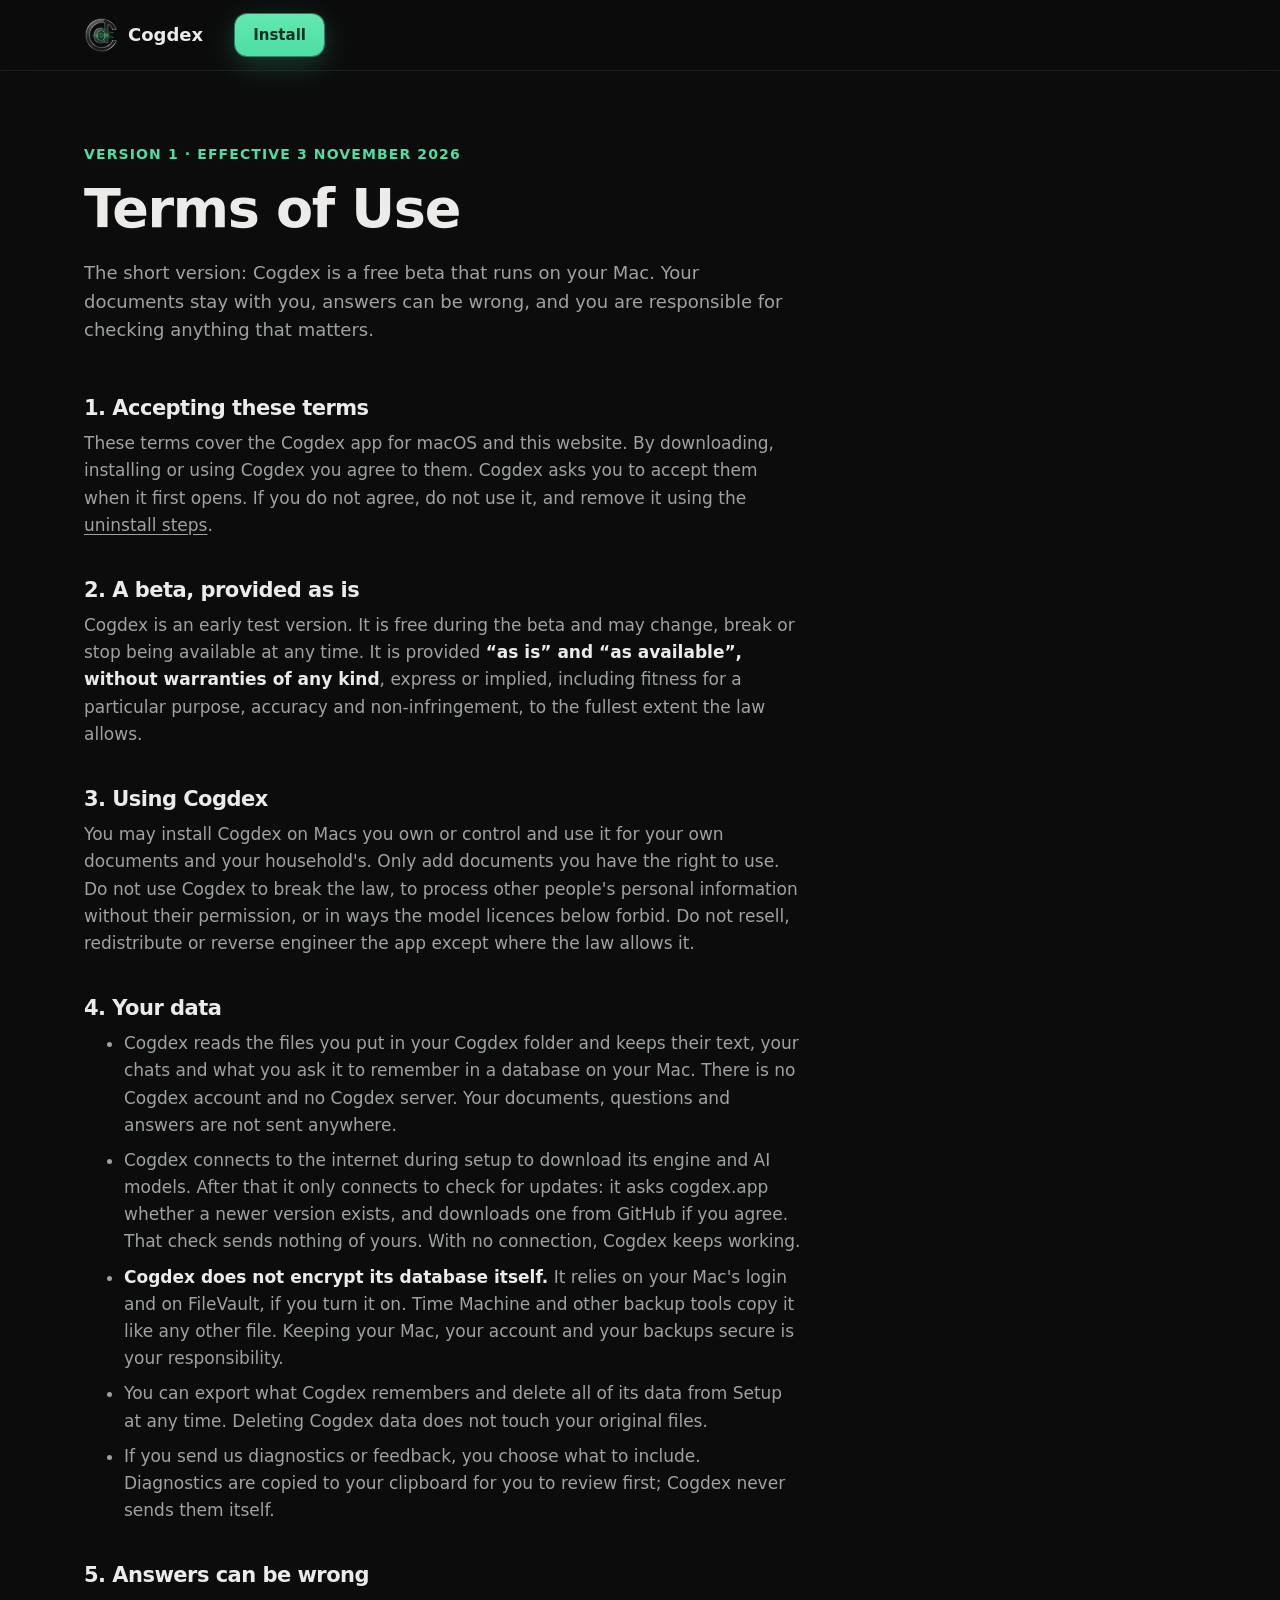
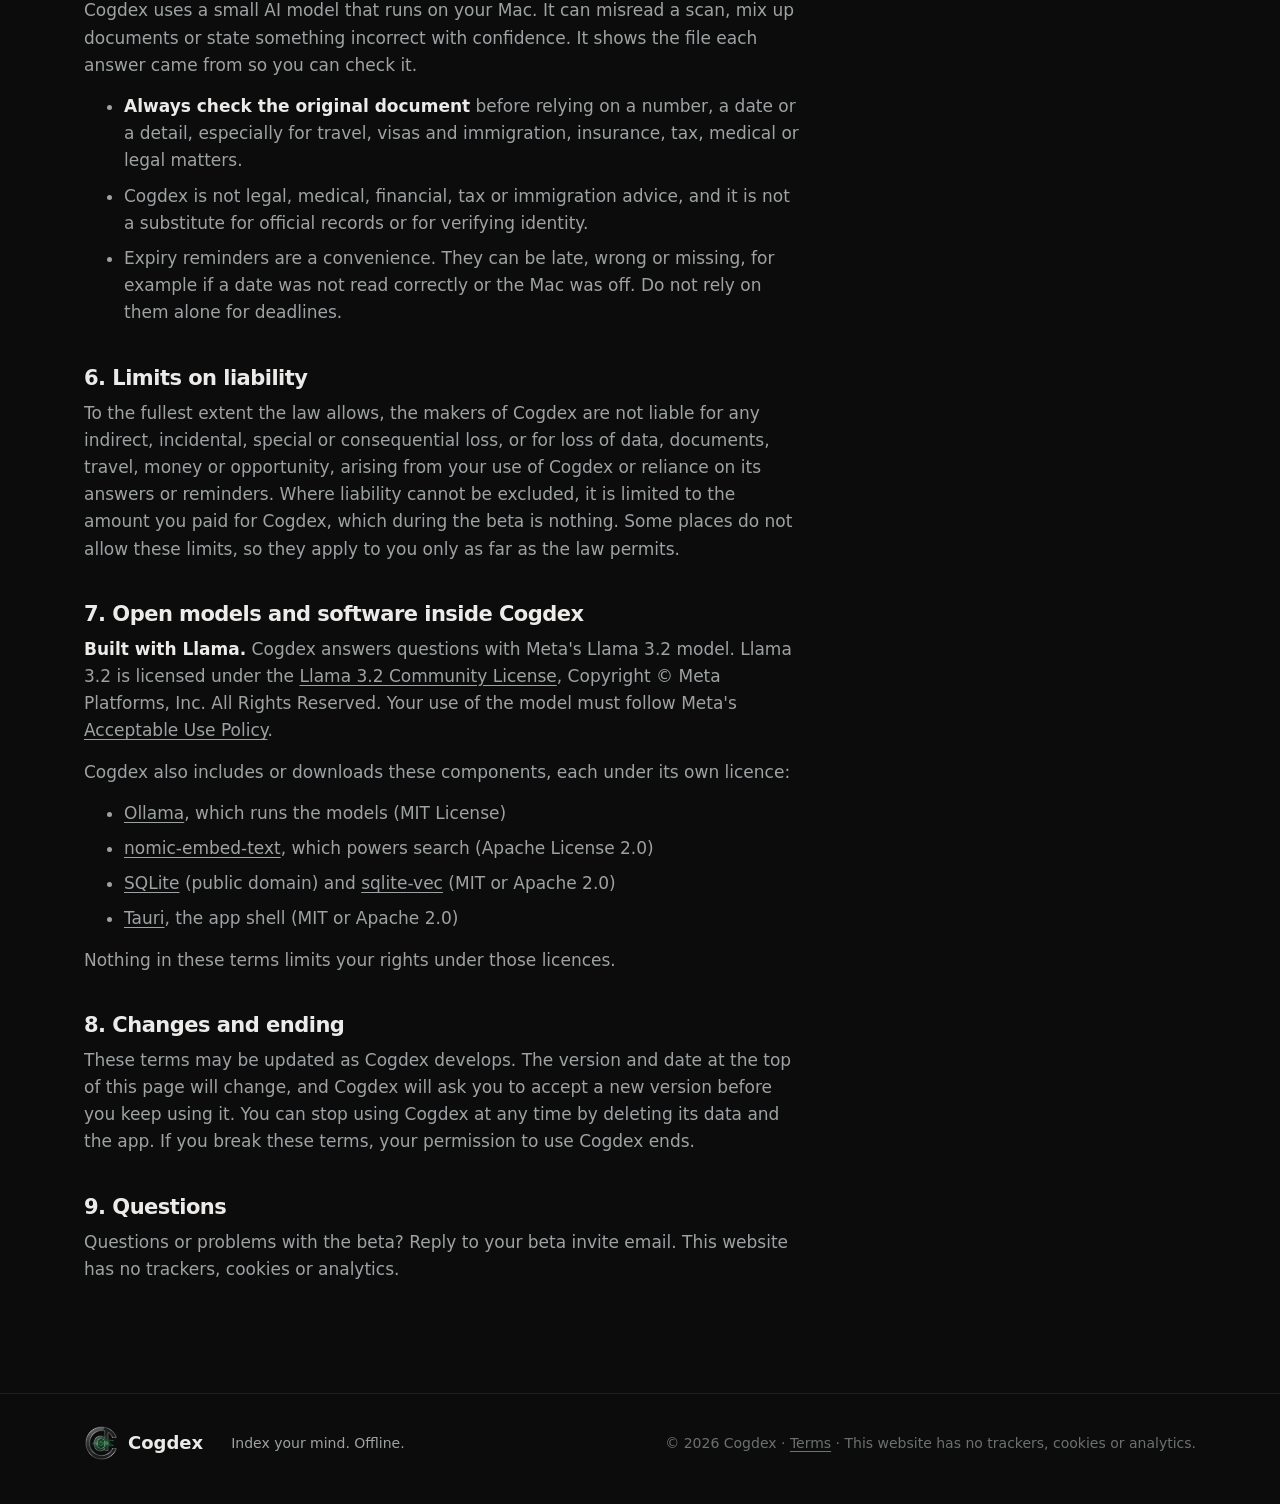
<file: terms.html>
<!doctype html>
<html lang="en">
  <head>
    <meta charset="utf-8" />
    <meta name="viewport" content="width=device-width, initial-scale=1" />
    <title>Terms of Use · Cogdex</title>
    <meta
      name="description"
      content="The terms for using the Cogdex beta: what it does with your data, what it cannot promise, and the open models it runs."
    />
    <link rel="canonical" href="https://cogdex.app/terms.html" />
    <link rel="icon" href="./favicon.svg" type="image/svg+xml" />
    <meta name="theme-color" content="#0c0c0d" />
    <link rel="stylesheet" href="./styles.css" />
  </head>
  <body>
    <header class="nav scrolled">
      <div class="nav-inner">
        <a class="brand" href="./" aria-label="Cogdex home">
          <img class="brand-mark" src="./assets/cogdex-mark.png" alt="" />
          <span>Cogdex</span>
        </a>
        <a class="btn btn-small" href="./install.html">Install</a>
      </div>
    </header>

    <main id="top">
      <section class="section" style="padding-top: 72px; padding-bottom: 96px">
        <div class="section-head">
          <p class="kicker">Version 1 · Effective 3 November 2026</p>
          <h2>Terms of Use</h2>
          <p class="section-lede">
            The short version: Cogdex is a free beta that runs on your Mac. Your documents stay
            with you, answers can be wrong, and you are responsible for checking anything that
            matters.
          </p>
        </div>

        <div class="prose">
          <h3>1. Accepting these terms</h3>
          <p>
            These terms cover the Cogdex app for macOS and this website. By downloading, installing
            or using Cogdex you agree to them. Cogdex asks you to accept them when it first opens.
            If you do not agree, do not use it, and remove it using the
            <a href="./install.html#uninstall">uninstall steps</a>.
          </p>

          <h3>2. A beta, provided as is</h3>
          <p>
            Cogdex is an early test version. It is free during the beta and may change, break or
            stop being available at any time. It is provided <strong>“as is” and “as available”,
            without warranties of any kind</strong>, express or implied, including fitness for a
            particular purpose, accuracy and non-infringement, to the fullest extent the law
            allows.
          </p>

          <h3>3. Using Cogdex</h3>
          <p>
            You may install Cogdex on Macs you own or control and use it for your own documents
            and your household's. Only add documents you have the right to use. Do not use Cogdex
            to break the law, to process other people's personal information without their
            permission, or in ways the model licences below forbid. Do not resell, redistribute or
            reverse engineer the app except where the law allows it.
          </p>

          <h3>4. Your data</h3>
          <ul>
            <li>
              Cogdex reads the files you put in your Cogdex folder and keeps their text, your chats
              and what you ask it to remember in a database on your Mac. There is no Cogdex account
              and no Cogdex server. Your documents, questions and answers are not sent anywhere.
            </li>
            <li>
              Cogdex connects to the internet during setup to download its engine and AI models.
              After that it only connects to check for updates: it asks cogdex.app whether a newer
              version exists, and downloads one from GitHub if you agree. That check sends nothing
              of yours. With no connection, Cogdex keeps working.
            </li>
            <li>
              <strong>Cogdex does not encrypt its database itself.</strong> It relies on your Mac's
              login and on FileVault, if you turn it on. Time Machine and other backup tools copy
              it like any other file. Keeping your Mac, your account and your backups secure is
              your responsibility.
            </li>
            <li>
              You can export what Cogdex remembers and delete all of its data from Setup at any
              time. Deleting Cogdex data does not touch your original files.
            </li>
            <li>
              If you send us diagnostics or feedback, you choose what to include. Diagnostics are
              copied to your clipboard for you to review first; Cogdex never sends them itself.
            </li>
          </ul>

          <h3>5. Answers can be wrong</h3>
          <p>
            Cogdex uses a small AI model that runs on your Mac. It can misread a scan, mix up
            documents or state something incorrect with confidence. It shows the file each answer
            came from so you can check it.
          </p>
          <ul>
            <li>
              <strong>Always check the original document</strong> before relying on a number, a
              date or a detail, especially for travel, visas and immigration, insurance, tax,
              medical or legal matters.
            </li>
            <li>
              Cogdex is not legal, medical, financial, tax or immigration advice, and it is not a
              substitute for official records or for verifying identity.
            </li>
            <li>
              Expiry reminders are a convenience. They can be late, wrong or missing, for example
              if a date was not read correctly or the Mac was off. Do not rely on them alone for
              deadlines.
            </li>
          </ul>

          <h3>6. Limits on liability</h3>
          <p>
            To the fullest extent the law allows, the makers of Cogdex are not liable for any
            indirect, incidental, special or consequential loss, or for loss of data, documents,
            travel, money or opportunity, arising from your use of Cogdex or reliance on its
            answers or reminders. Where liability cannot be excluded, it is limited to the amount
            you paid for Cogdex, which during the beta is nothing. Some places do not allow these
            limits, so they apply to you only as far as the law permits.
          </p>

          <h3>7. Open models and software inside Cogdex</h3>
          <p>
            <strong>Built with Llama.</strong> Cogdex answers questions with Meta's Llama 3.2
            model. Llama 3.2 is licensed under the
            <a href="https://www.llama.com/llama3_2/license/">Llama 3.2 Community License</a>,
            Copyright © Meta Platforms, Inc. All Rights Reserved. Your use of the model must follow
            Meta's
            <a href="https://www.llama.com/llama3_2/use-policy/">Acceptable Use Policy</a>.
          </p>
          <p>Cogdex also includes or downloads these components, each under its own licence:</p>
          <ul>
            <li><a href="https://github.com/ollama/ollama">Ollama</a>, which runs the models (MIT License)</li>
            <li>
              <a href="https://huggingface.co/nomic-ai/nomic-embed-text-v1.5">nomic-embed-text</a>,
              which powers search (Apache License 2.0)
            </li>
            <li><a href="https://sqlite.org/copyright.html">SQLite</a> (public domain) and <a href="https://github.com/asg017/sqlite-vec">sqlite-vec</a> (MIT or Apache 2.0)</li>
            <li><a href="https://tauri.app">Tauri</a>, the app shell (MIT or Apache 2.0)</li>
          </ul>
          <p>Nothing in these terms limits your rights under those licences.</p>

          <h3>8. Changes and ending</h3>
          <p>
            These terms may be updated as Cogdex develops. The version and date at the top of this
            page will change, and Cogdex will ask you to accept a new version before you keep using
            it. You can stop using Cogdex at any time by deleting its data and the app. If you
            break these terms, your permission to use Cogdex ends.
          </p>

          <h3>9. Questions</h3>
          <p>
            Questions or problems with the beta? Reply to your beta invite email. This website has
            no trackers, cookies or analytics.
          </p>
        </div>
      </section>
    </main>

    <footer class="footer">
      <div class="footer-inner">
        <a class="brand" href="./">
          <img class="brand-mark" src="./assets/cogdex-mark.png" alt="" />
          <span>Cogdex</span>
        </a>
        <p>Index your mind. Offline.</p>
        <p class="muted">© 2026 Cogdex · <a href="./terms.html">Terms</a> · This website has no trackers, cookies or analytics.</p>
      </div>
    </footer>
  </body>
</html>
</file>
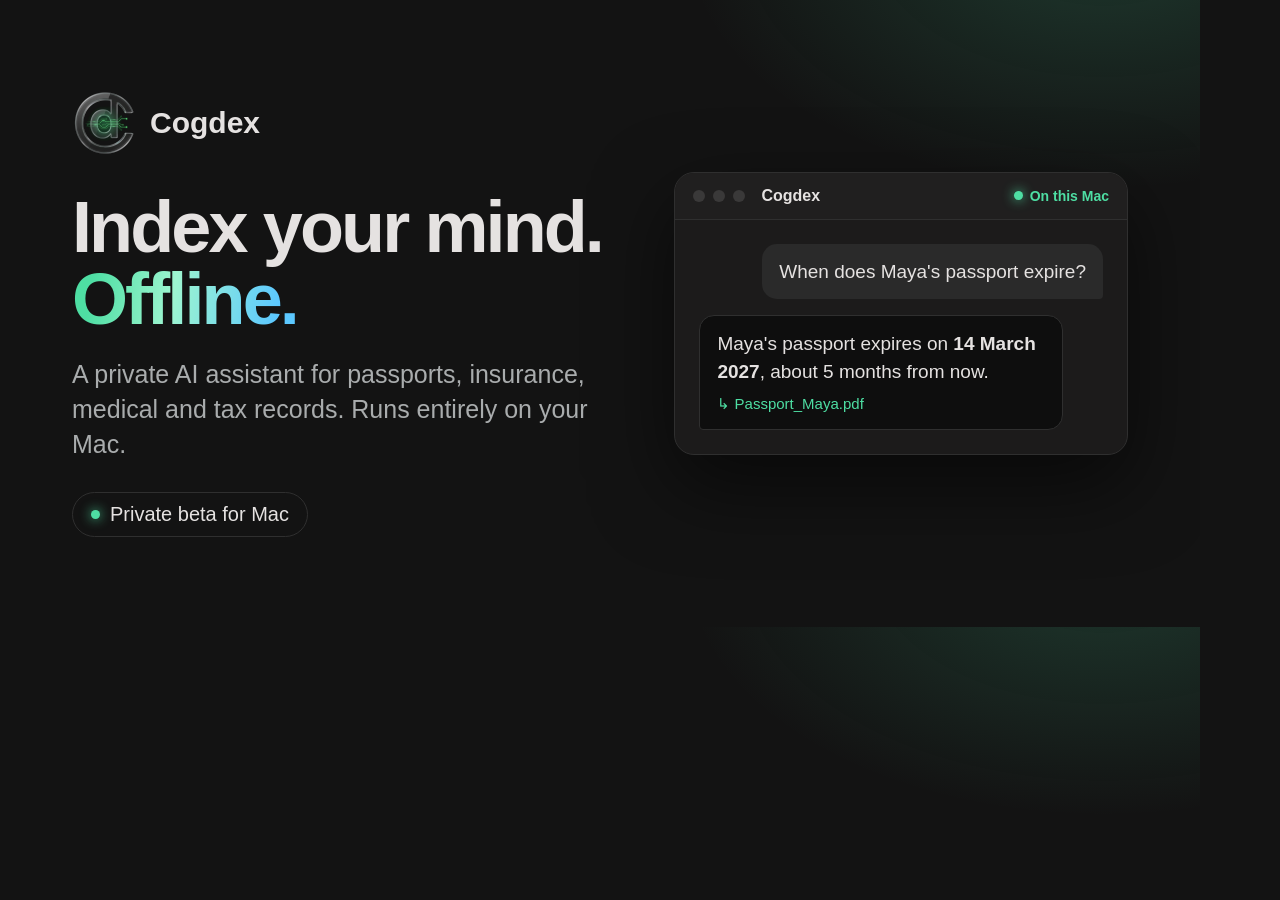
<file: _og/card.html>
<!doctype html>
<html>
  <head>
    <meta charset="utf-8" />
    <style>
      * { box-sizing: border-box; }
      html, body { margin: 0; width: 1200px; height: 627px; overflow: hidden; }
      body {
        font-family: -apple-system, BlinkMacSystemFont, "SF Pro Display", "Helvetica Neue", sans-serif;
        color: #e5e2e1;
        background:
          radial-gradient(700px 420px at 92% -10%, rgba(78, 222, 163, 0.18), transparent 60%),
          #131313;
        display: grid;
        grid-template-columns: 1.1fr 0.9fr;
        gap: 48px;
        align-items: center;
        padding: 64px 72px;
        -webkit-font-smoothing: antialiased;
      }
      .brand { display: flex; align-items: center; gap: 14px; font-size: 30px; font-weight: 700; }
      .mark { width: 64px; height: 64px; }
      h1 { margin: 36px 0 22px; font-size: 72px; line-height: 1.0; letter-spacing: -0.04em; font-weight: 760; }
      .accent {
        background: linear-gradient(100deg, #4edea3 10%, #9df5d0 45%, #5cc8ff 90%);
        -webkit-background-clip: text; background-clip: text; color: transparent;
      }
      p { margin: 0; color: #a9acad; font-size: 25px; line-height: 1.4; }
      .pill {
        display: inline-flex; align-items: center; gap: 10px; margin-top: 30px; padding: 10px 18px;
        border: 1px solid #2f2f2f; border-radius: 999px; font-size: 20px; color: #e5e2e1;
      }
      .dot { width: 9px; height: 9px; border-radius: 50%; background: #4edea3; box-shadow: 0 0 12px #4edea3; }
      .win {
        border: 1px solid #2f2f2f; border-radius: 20px; background: #1c1b1b; overflow: hidden;
        box-shadow: 0 30px 80px rgba(0, 0, 0, 0.55);
      }
      .bar {
        display: flex; align-items: center; gap: 8px; padding: 14px 18px;
        background: #201f1f; border-bottom: 1px solid #2f2f2f; font-size: 16px; font-weight: 600;
      }
      .bar i { width: 12px; height: 12px; border-radius: 50%; background: #3a3939; }
      .bar b { margin-left: 8px; }
      .bar em { margin-left: auto; font-style: normal; font-size: 14px; color: #4edea3; display: flex; align-items: center; gap: 7px; }
      .body { display: flex; flex-direction: column; gap: 16px; padding: 24px; }
      .msg { max-width: 90%; padding: 14px 17px; border-radius: 15px; font-size: 19px; line-height: 1.45; }
      .user { align-self: flex-end; background: #2a2a2a; border-bottom-right-radius: 4px; }
      .bot { align-self: flex-start; background: #0e0e0e; border: 1px solid #2f2f2f; border-bottom-left-radius: 4px; }
      .src { display: block; margin-top: 8px; color: #4edea3; font-size: 15px; }
    </style>
  </head>
  <body>
    <div>
      <div class="brand"><img class="mark" src="../assets/cogdex-mark.png" alt="" />Cogdex</div>
      <h1>Index your mind.<br /><span class="accent">Offline.</span></h1>
      <p>A private AI assistant for passports, insurance, medical and tax records. Runs entirely on your Mac.</p>
      <span class="pill"><span class="dot"></span>Private beta for Mac</span>
    </div>
    <div class="win">
      <div class="bar"><i></i><i></i><i></i><b>Cogdex</b><em><span class="dot"></span>On this Mac</em></div>
      <div class="body">
        <div class="msg user">When does Maya's passport expire?</div>
        <div class="msg bot">
          Maya's passport expires on <strong>14 March 2027</strong>, about 5 months from now.
          <span class="src">↳ Passport_Maya.pdf</span>
        </div>
      </div>
    </div>
  </body>
</html>
</file>
<file: styles.css>
:root {
  --bg: #0c0c0d;
  --surface: #151516;
  --surface-2: #1b1b1c;
  --surface-3: #242425;
  --line: rgba(255, 255, 255, 0.08);
  --line-strong: rgba(255, 255, 255, 0.14);
  --text: #ecebea;
  --muted: #9ea2a3;
  --faint: #6c7071;
  --accent: #4edea3;
  --accent-2: #5cc8ff;
  --accent-ink: #00301f;
  --warn: #f5c35b;
  --radius: 18px;
  --max: 1160px;
  /* System fonts only: no third-party font requests on a privacy product's site. */
  --sans: -apple-system, BlinkMacSystemFont, "SF Pro Text", "Inter", "Segoe UI", system-ui, sans-serif;
  --display: -apple-system, BlinkMacSystemFont, "SF Pro Display", "Inter", "Segoe UI", system-ui, sans-serif;
}

* {
  box-sizing: border-box;
}

[hidden] {
  display: none !important;
}

html {
  scroll-behavior: smooth;
  scroll-padding-top: 80px;
}

body {
  margin: 0;
  background: var(--bg);
  color: var(--text);
  font-family: var(--sans);
  font-size: 17px;
  line-height: 1.6;
  -webkit-font-smoothing: antialiased;
  overflow-x: hidden;
}

a {
  color: inherit;
}

h1,
h2,
h3 {
  margin: 0;
  font-family: var(--display);
  line-height: 1.1;
  letter-spacing: -0.025em;
}

.i {
  width: 1em;
  height: 1em;
  flex-shrink: 0;
  fill: none;
  stroke: currentColor;
  stroke-width: 1.8;
  stroke-linecap: round;
  stroke-linejoin: round;
}

.dot {
  display: inline-block;
  width: 7px;
  height: 7px;
  border-radius: 50%;
  background: var(--accent);
  box-shadow: 0 0 10px var(--accent);
}

/* ---------- nav ---------- */

.nav {
  position: sticky;
  top: 0;
  z-index: 50;
  border-bottom: 1px solid transparent;
  transition: background 0.25s ease, border-color 0.25s ease;
}

.nav.scrolled {
  background: rgba(12, 12, 13, 0.72);
  border-bottom-color: var(--line);
  backdrop-filter: saturate(160%) blur(16px);
  -webkit-backdrop-filter: saturate(160%) blur(16px);
}

.nav-inner {
  display: flex;
  align-items: center;
  gap: 32px;
  max-width: var(--max);
  margin: 0 auto;
  padding: 14px 24px;
}

.brand {
  display: flex;
  align-items: center;
  gap: 10px;
  font-size: 18px;
  font-weight: 650;
  text-decoration: none;
}

.brand-mark {
  display: block;
  width: 34px;
  height: 34px;
}

.nav-links {
  display: flex;
  gap: 28px;
  margin-left: auto;
  font-size: 15px;
}

.nav-links a {
  color: var(--muted);
  text-decoration: none;
  transition: color 0.15s ease;
}

.nav-links a:hover {
  color: var(--text);
}

/* ---------- buttons ---------- */

.btn {
  display: inline-flex;
  align-items: center;
  justify-content: center;
  gap: 8px;
  padding: 14px 26px;
  border-radius: 12px;
  background: linear-gradient(180deg, #62e8b1, var(--accent));
  color: var(--accent-ink);
  font-weight: 650;
  text-decoration: none;
  box-shadow: 0 0 0 1px rgba(78, 222, 163, 0.5), 0 8px 30px rgba(78, 222, 163, 0.25);
  transition: transform 0.15s ease, box-shadow 0.15s ease;
}

.btn:hover {
  transform: translateY(-1px);
  box-shadow: 0 0 0 1px rgba(78, 222, 163, 0.7), 0 12px 40px rgba(78, 222, 163, 0.35);
}

.btn .i {
  stroke-width: 2.2;
  transition: transform 0.15s ease;
}

.btn:hover .i {
  transform: translateX(3px);
}

.btn-small {
  padding: 9px 18px;
  font-size: 15px;
}

.btn-ghost {
  background: rgba(255, 255, 255, 0.04);
  color: var(--text);
  box-shadow: inset 0 0 0 1px var(--line-strong);
}

.btn-ghost:hover {
  background: rgba(255, 255, 255, 0.07);
  box-shadow: inset 0 0 0 1px rgba(255, 255, 255, 0.22);
}

/* ---------- hero ---------- */

.hero {
  position: relative;
  max-width: var(--max);
  margin: 0 auto;
  padding: 88px 24px 40px;
  text-align: center;
}

.hero-glow {
  position: absolute;
  inset: -120px 0 auto;
  height: 900px;
  z-index: -1;
  background:
    radial-gradient(520px 320px at 50% 18%, rgba(78, 222, 163, 0.22), transparent 70%),
    radial-gradient(620px 380px at 78% 58%, rgba(92, 200, 255, 0.12), transparent 70%),
    radial-gradient(560px 360px at 20% 62%, rgba(78, 222, 163, 0.1), transparent 70%);
  filter: blur(10px);
  pointer-events: none;
}

.hero-grid {
  position: absolute;
  inset: -80px -200px auto;
  height: 820px;
  z-index: -1;
  background-image:
    linear-gradient(rgba(255, 255, 255, 0.045) 1px, transparent 1px),
    linear-gradient(90deg, rgba(255, 255, 255, 0.045) 1px, transparent 1px);
  background-size: 56px 56px;
  mask-image: radial-gradient(ellipse 55% 60% at 50% 30%, #000 20%, transparent 75%);
  -webkit-mask-image: radial-gradient(ellipse 55% 60% at 50% 30%, #000 20%, transparent 75%);
  pointer-events: none;
}

.eyebrow {
  display: inline-flex;
  align-items: center;
  gap: 9px;
  margin: 0 0 28px;
  padding: 7px 14px;
  border: 1px solid var(--line-strong);
  border-radius: 999px;
  background: rgba(255, 255, 255, 0.03);
  color: var(--muted);
  font-size: 14px;
}

.eyebrow .dot {
  animation: pulse 2.4s ease-in-out infinite;
}

@keyframes pulse {
  50% {
    box-shadow: 0 0 2px var(--accent);
    opacity: 0.6;
  }
}

.hero h1 {
  font-size: clamp(48px, 8.4vw, 104px);
  font-weight: 760;
  letter-spacing: -0.045em;
  line-height: 0.98;
}

.gradient {
  background: linear-gradient(100deg, var(--accent) 10%, #9df5d0 45%, var(--accent-2) 90%);
  -webkit-background-clip: text;
  background-clip: text;
  color: transparent;
}

.lede {
  max-width: 36em;
  margin: 28px auto 36px;
  color: var(--muted);
  font-size: 19px;
}

.lede strong {
  color: var(--text);
  font-weight: 600;
}

.hero-actions {
  display: flex;
  flex-wrap: wrap;
  justify-content: center;
  gap: 12px;
}

.hero-proof {
  display: flex;
  flex-wrap: wrap;
  justify-content: center;
  gap: 10px 28px;
  margin: 28px 0 0;
  padding: 0;
  list-style: none;
  color: var(--muted);
  font-size: 14px;
}

.hero-proof li {
  display: inline-flex;
  align-items: center;
  gap: 8px;
}

.hero-proof .i {
  color: var(--accent);
  font-size: 16px;
}

/* ---------- app mockup ---------- */

.app {
  position: relative;
  margin: 72px auto 0;
  max-width: 1000px;
  border: 1px solid var(--line-strong);
  border-radius: 16px;
  background: #111112;
  text-align: left;
  box-shadow:
    0 0 0 1px rgba(0, 0, 0, 0.6),
    0 40px 120px rgba(0, 0, 0, 0.7),
    0 0 90px rgba(78, 222, 163, 0.08);
  overflow: hidden;
}

.app::before {
  content: "";
  position: absolute;
  inset: 0;
  border-radius: inherit;
  padding: 1px;
  background: linear-gradient(180deg, rgba(255, 255, 255, 0.18), transparent 40%);
  -webkit-mask: linear-gradient(#000 0 0) content-box, linear-gradient(#000 0 0);
  -webkit-mask-composite: xor;
  mask-composite: exclude;
  pointer-events: none;
}

.app-bar {
  position: relative;
  display: flex;
  align-items: center;
  justify-content: center;
  height: 38px;
  border-bottom: 1px solid var(--line);
  background: #171718;
}

.lights {
  position: absolute;
  left: 14px;
  display: flex;
  gap: 8px;
}

.lights i {
  width: 12px;
  height: 12px;
  border-radius: 50%;
  background: #ff5f57;
}

.lights i:nth-child(2) {
  background: #febc2e;
}

.lights i:nth-child(3) {
  background: #28c840;
}

.app-title {
  color: var(--muted);
  font-size: 13px;
  font-weight: 600;
}

.app-main {
  display: grid;
  grid-template-columns: 210px 1fr;
  height: 520px;
}

.app-side {
  display: flex;
  flex-direction: column;
  gap: 4px;
  padding: 18px 12px;
  border-right: 1px solid var(--line);
  background: #0f0f10;
  font-size: 14px;
}

.side-mark {
  width: 30px;
  height: 30px;
  margin: 0 0 18px 8px;
}

.side-item {
  display: flex;
  align-items: center;
  gap: 10px;
  padding: 9px 10px;
  border-radius: 9px;
  color: var(--muted);
}

.side-item .i {
  font-size: 17px;
}

.side-item.active {
  background: rgba(78, 222, 163, 0.1);
  color: var(--accent);
}

.side-foot {
  display: flex;
  align-items: center;
  gap: 8px;
  margin-top: auto;
  padding: 10px;
  color: var(--faint);
  font-size: 12px;
}

.app-chat {
  display: flex;
  flex-direction: column;
  min-width: 0;
  min-height: 0;
}

.app-top {
  display: flex;
  align-items: center;
  justify-content: space-between;
  padding: 12px 20px;
  border-bottom: 1px solid var(--line);
}

.status {
  display: inline-flex;
  align-items: center;
  gap: 8px;
  color: var(--muted);
  font-size: 13px;
}

.bell {
  position: relative;
  display: grid;
  place-items: center;
  width: 32px;
  height: 32px;
  border-radius: 50%;
  color: var(--muted);
  font-size: 18px;
}

.bell b {
  position: absolute;
  top: 0;
  right: 0;
  display: grid;
  place-items: center;
  min-width: 15px;
  height: 15px;
  border-radius: 99px;
  background: #f0b429;
  color: #000;
  font-size: 10px;
}

.chat {
  flex: 1;
  min-height: 0;
  display: flex;
  flex-direction: column;
  justify-content: flex-end;
  gap: 14px;
  padding: 24px 28px 12px;
  overflow: hidden;
  mask-image: linear-gradient(to bottom, transparent, #000 18%);
  -webkit-mask-image: linear-gradient(to bottom, transparent, #000 18%);
}

.msg {
  flex-shrink: 0;
  max-width: 82%;
  padding: 12px 16px;
  border-radius: 16px;
  font-size: 15px;
  line-height: 1.55;
}

.msg.user {
  align-self: flex-end;
  background: var(--surface-3);
  border-bottom-right-radius: 5px;
}

.msg.bot {
  align-self: flex-start;
  border: 1px solid var(--line);
  background: var(--surface);
  border-bottom-left-radius: 5px;
}

.msg.enter {
  animation: rise 0.45s cubic-bezier(0.2, 0.7, 0.2, 1) both;
}

@keyframes rise {
  from {
    opacity: 0;
    transform: translateY(10px) scale(0.98);
  }
}

.msg.thinking {
  display: inline-flex;
  gap: 5px;
  padding: 16px 18px;
}

.msg.thinking i {
  width: 6px;
  height: 6px;
  border-radius: 50%;
  background: var(--muted);
  animation: blink 1s infinite ease-in-out;
}

.msg.thinking i:nth-child(2) {
  animation-delay: 0.15s;
}

.msg.thinking i:nth-child(3) {
  animation-delay: 0.3s;
}

@keyframes blink {
  0%,
  80%,
  100% {
    opacity: 0.25;
  }
  40% {
    opacity: 1;
  }
}

.msg table {
  width: 100%;
  margin: 10px 0 2px;
  border-collapse: collapse;
  font-size: 13.5px;
}

.msg th,
.msg td {
  padding: 7px 10px;
  border-bottom: 1px solid var(--line);
  text-align: left;
  white-space: nowrap;
}

.msg th {
  color: var(--muted);
  font-weight: 600;
  font-size: 12px;
}

.msg tr:last-child td {
  border-bottom: 0;
}

.tag {
  display: inline-block;
  padding: 2px 9px;
  border-radius: 99px;
  background: rgba(255, 255, 255, 0.07);
  color: var(--muted);
  font-size: 12px;
  font-weight: 500;
}

.tag.warn {
  background: rgba(245, 195, 91, 0.12);
  color: var(--warn);
}

.source {
  display: flex;
  align-items: center;
  gap: 6px;
  margin-top: 8px;
  color: var(--accent);
  font-size: 12.5px;
}

.source.fact {
  color: var(--accent-2);
}

.choices {
  display: flex;
  gap: 8px;
  margin-top: 10px;
}

.choices span {
  padding: 5px 12px;
  border: 1px solid var(--line-strong);
  border-radius: 99px;
  font-size: 13px;
}

.composer {
  display: flex;
  align-items: center;
  justify-content: space-between;
  margin: 8px 20px 20px;
  padding: 12px 12px 12px 18px;
  border: 1px solid var(--line-strong);
  border-radius: 14px;
  background: var(--surface);
  color: var(--faint);
  font-size: 15px;
}

.composer.typing {
  color: var(--text);
}

.composer.typing #composer-text::after {
  content: "";
  display: inline-block;
  width: 2px;
  height: 1.1em;
  margin-left: 2px;
  background: var(--accent);
  vertical-align: text-bottom;
  animation: caret 1s steps(1) infinite;
}

@keyframes caret {
  50% {
    opacity: 0;
  }
}

.send {
  display: grid;
  place-items: center;
  width: 32px;
  height: 32px;
  border-radius: 9px;
  background: var(--accent);
  color: var(--accent-ink);
  font-size: 15px;
}

.send .i {
  stroke-width: 2.2;
}

/* ---------- marquee ---------- */

.marquee {
  position: relative;
  margin: 72px 0 24px;
  overflow: hidden;
  mask-image: linear-gradient(90deg, transparent, #000 12%, #000 88%, transparent);
  -webkit-mask-image: linear-gradient(90deg, transparent, #000 12%, #000 88%, transparent);
}

.marquee-track {
  display: flex;
  gap: 12px;
  width: max-content;
  animation: scroll 60s linear infinite;
}

.marquee-track span {
  padding: 10px 18px;
  border: 1px solid var(--line);
  border-radius: 99px;
  background: rgba(255, 255, 255, 0.025);
  color: var(--muted);
  font-size: 15px;
  white-space: nowrap;
}

@keyframes scroll {
  to {
    transform: translateX(-50%);
  }
}

/* ---------- sections ---------- */

.section {
  max-width: var(--max);
  margin: 0 auto;
  padding: 112px 24px 0;
}

.section-head {
  max-width: 720px;
  margin-bottom: 52px;
}

.kicker {
  margin: 0 0 14px;
  color: var(--accent);
  font-size: 14px;
  font-weight: 600;
  letter-spacing: 0.08em;
  text-transform: uppercase;
}

.section h2 {
  font-size: clamp(34px, 4.6vw, 54px);
  font-weight: 720;
}

.section-lede {
  margin: 20px 0 0;
  color: var(--muted);
  font-size: 18px;
}

/* ---------- bento ---------- */

.bento {
  display: grid;
  grid-template-columns: repeat(6, 1fr);
  gap: 16px;
}

.card {
  grid-column: span 2;
  position: relative;
  padding: 30px;
  border: 1px solid var(--line);
  border-radius: var(--radius);
  background: linear-gradient(180deg, rgba(255, 255, 255, 0.035), rgba(255, 255, 255, 0.01));
  overflow: hidden;
  transition: border-color 0.2s ease, transform 0.2s ease;
}

.card:nth-child(4),
.card:nth-child(5) {
  grid-column: span 3;
}

.card:hover {
  border-color: var(--line-strong);
  transform: translateY(-2px);
}

.card::after {
  content: "";
  position: absolute;
  inset: auto -40% -60% auto;
  width: 260px;
  height: 260px;
  background: radial-gradient(circle, rgba(78, 222, 163, 0.1), transparent 65%);
  opacity: 0;
  transition: opacity 0.3s ease;
  pointer-events: none;
}

.card:hover::after {
  opacity: 1;
}

.card-icon {
  display: grid;
  place-items: center;
  width: 44px;
  height: 44px;
  margin-bottom: 22px;
  border: 1px solid rgba(78, 222, 163, 0.25);
  border-radius: 12px;
  background: rgba(78, 222, 163, 0.08);
  color: var(--accent);
  font-size: 21px;
}

.card h3 {
  margin-bottom: 10px;
  font-size: 20px;
}

.card p {
  margin: 0;
  color: var(--muted);
  font-size: 15.5px;
}

/* ---------- memory ---------- */

.memory {
  display: grid;
  grid-template-columns: 1fr 1fr;
  gap: 20px;
}

.memory-card {
  padding: 32px;
  border: 1px solid var(--line);
  border-radius: 22px;
  background: var(--surface);
}

.memory-card h3 {
  margin-bottom: 12px;
  font-size: 26px;
}

.memory-card > p {
  margin: 0;
  color: var(--muted);
}

.memory-tag {
  margin: 0 0 8px !important;
  color: var(--accent) !important;
  font-size: 14px;
  font-weight: 600;
}

.memory-card:nth-child(2) .memory-tag {
  color: var(--accent-2) !important;
}

.tech {
  display: inline-block;
  margin-top: 20px !important;
  padding: 4px 12px;
  border: 1px solid var(--line);
  border-radius: 99px;
  color: var(--faint) !important;
  font-family: ui-monospace, "SF Mono", Menlo, monospace;
  font-size: 12.5px;
}

.memory-visual {
  position: relative;
  display: flex;
  flex-direction: column;
  align-items: flex-start;
  gap: 10px;
  height: 172px;
  margin-bottom: 28px;
  padding: 22px;
  border: 1px solid var(--line);
  border-radius: 16px;
  background:
    radial-gradient(300px 140px at 80% 100%, rgba(78, 222, 163, 0.1), transparent 70%),
    #0f0f10;
  overflow: hidden;
}

.memory-visual.facts {
  background:
    radial-gradient(300px 140px at 80% 100%, rgba(92, 200, 255, 0.1), transparent 70%),
    #0f0f10;
}

.doc,
.fact-line {
  display: inline-flex;
  align-items: center;
  gap: 9px;
  padding: 9px 14px;
  border: 1px solid var(--line-strong);
  border-radius: 10px;
  background: var(--surface-2);
  font-size: 14px;
  box-shadow: 0 8px 20px rgba(0, 0, 0, 0.35);
}

.doc .i {
  color: var(--accent);
}

.fact-line .i {
  color: var(--accent-2);
}

.doc.d2 {
  margin-left: 36px;
}

.doc.d3 {
  margin-left: 72px;
}

.fact-line:nth-child(2) {
  margin-left: 24px;
}

.fact-line:nth-child(3) {
  margin-left: 48px;
}

/* ---------- alerts ---------- */

.alerts {
  display: grid;
  grid-template-columns: 1fr 1fr;
  gap: 64px;
  align-items: center;
}

.checks {
  margin: 28px 0 0;
  padding: 0;
  list-style: none;
}

.checks li {
  position: relative;
  padding: 7px 0 7px 32px;
  color: var(--text);
}

.checks li::before {
  content: "";
  position: absolute;
  left: 0;
  top: 11px;
  width: 20px;
  height: 20px;
  border-radius: 50%;
  background:
    url("data:image/svg+xml,%3Csvg xmlns='http://www.w3.org/2000/svg' viewBox='0 0 24 24' fill='none' stroke='%234edea3' stroke-width='3' stroke-linecap='round' stroke-linejoin='round'%3E%3Cpath d='M5 12l5 5L20 7'/%3E%3C/svg%3E")
      center / 12px no-repeat,
    rgba(78, 222, 163, 0.14);
}

.alerts-visual {
  position: relative;
  padding: 36px 0 0 36px;
}

.notif {
  position: absolute;
  top: 0;
  right: -12px;
  z-index: 2;
  display: flex;
  gap: 12px;
  width: 330px;
  padding: 14px 16px;
  border: 1px solid rgba(255, 255, 255, 0.14);
  border-radius: 18px;
  background: rgba(50, 50, 52, 0.72);
  backdrop-filter: blur(24px);
  -webkit-backdrop-filter: blur(24px);
  box-shadow: 0 20px 50px rgba(0, 0, 0, 0.55);
  animation: float 6s ease-in-out infinite;
}

.notif img {
  width: 38px;
  height: 38px;
}

.notif p {
  margin: 0;
  font-size: 13.5px;
  line-height: 1.35;
}

.notif-app {
  display: flex;
  justify-content: space-between;
  color: var(--muted);
  font-size: 12px !important;
}

.notif-title {
  font-weight: 650;
}

.notif-body {
  color: #cfd0d0;
}

@keyframes float {
  50% {
    transform: translateY(-6px);
  }
}

.panel {
  border: 1px solid var(--line-strong);
  border-radius: 20px;
  background: var(--surface);
  box-shadow: 0 30px 80px rgba(0, 0, 0, 0.5);
  overflow: hidden;
}

.panel-head {
  padding: 16px 20px;
  border-bottom: 1px solid var(--line);
}

.panel-head p {
  margin: 0;
  font-weight: 650;
  font-size: 15px;
}

.panel-head span,
.panel-row span {
  color: var(--muted);
  font-size: 12.5px;
}

.panel-row {
  display: flex;
  align-items: center;
  justify-content: space-between;
  gap: 12px;
  padding: 13px 20px;
  border-bottom: 1px solid rgba(255, 255, 255, 0.04);
}

.panel-row:last-child {
  border-bottom: 0;
}

.panel-row p {
  margin: 0;
  font-size: 14.5px;
}

.panel-row .tag {
  padding: 4px 11px;
}

/* ---------- privacy ---------- */

.private {
  display: grid;
  grid-template-columns: 1.1fr 0.9fr;
  gap: 48px;
  align-items: center;
  padding: 56px;
  border: 1px solid var(--line);
  border-radius: 28px;
  background:
    radial-gradient(600px 300px at 0% 0%, rgba(78, 222, 163, 0.12), transparent 70%),
    radial-gradient(500px 300px at 100% 100%, rgba(92, 200, 255, 0.08), transparent 70%),
    var(--surface);
}

.stats {
  display: grid;
  grid-template-columns: 1fr 1fr;
  gap: 14px;
}

.stats div {
  padding: 22px;
  border: 1px solid var(--line);
  border-radius: 16px;
  background: rgba(0, 0, 0, 0.25);
}

.stats b {
  display: block;
  font-family: var(--display);
  font-size: 46px;
  font-weight: 750;
  line-height: 1;
  letter-spacing: -0.03em;
}

.stats span {
  display: block;
  margin-top: 8px;
  color: var(--muted);
  font-size: 14px;
}

.tech-grid {
  display: grid;
  grid-template-columns: repeat(4, 1fr);
  gap: 16px;
  margin-top: 16px;
}

.tech-grid article {
  padding: 24px;
  border: 1px solid var(--line);
  border-radius: var(--radius);
}

.tech-grid .i {
  margin-bottom: 14px;
  color: var(--accent);
  font-size: 22px;
}

.tech-grid h3 {
  margin-bottom: 8px;
  font-size: 17px;
}

.tech-grid p {
  margin: 0;
  color: var(--muted);
  font-size: 14.5px;
}

/* ---------- steps ---------- */

.steps {
  position: relative;
  display: grid;
  grid-template-columns: repeat(3, 1fr);
  gap: 20px;
  margin: 0;
  padding: 0;
  list-style: none;
}

.steps::before {
  content: "";
  position: absolute;
  top: 22px;
  left: 44px;
  right: calc(33% - 20px);
  height: 1px;
  background: linear-gradient(90deg, rgba(78, 222, 163, 0.5), rgba(78, 222, 163, 0.05));
}

.steps li {
  position: relative;
}

.step {
  display: grid;
  place-items: center;
  width: 44px;
  height: 44px;
  margin-bottom: 22px;
  border: 1px solid rgba(78, 222, 163, 0.4);
  border-radius: 50%;
  background: var(--bg);
  color: var(--accent);
  font-weight: 700;
  box-shadow: 0 0 24px rgba(78, 222, 163, 0.2);
}

.steps h3 {
  margin-bottom: 8px;
  font-size: 21px;
}

.steps p {
  margin: 0;
  max-width: 22em;
  color: var(--muted);
  font-size: 15.5px;
}

/* ---------- faq ---------- */

.faq {
  display: grid;
  grid-template-columns: 0.8fr 1.2fr;
  gap: 48px;
  align-items: start;
}

.faq .section-head {
  margin: 0;
}

.faq-list details {
  border-bottom: 1px solid var(--line);
}

.faq-list details:first-child {
  border-top: 1px solid var(--line);
}

.faq-list summary {
  position: relative;
  padding: 22px 40px 22px 0;
  font-size: 18px;
  font-weight: 600;
  list-style: none;
  cursor: pointer;
}

.faq-list summary::-webkit-details-marker {
  display: none;
}

.faq-list summary::after {
  content: "+";
  position: absolute;
  right: 4px;
  top: 50%;
  transform: translateY(-50%);
  color: var(--accent);
  font-size: 24px;
  font-weight: 400;
  transition: transform 0.2s ease;
}

.faq-list details[open] summary::after {
  transform: translateY(-50%) rotate(45deg);
}

.faq-list details p {
  margin: -6px 0 22px;
  max-width: 38em;
  color: var(--muted);
}

/* ---------- beta ---------- */

.beta {
  position: relative;
  max-width: 880px;
  margin: 128px auto 112px;
  padding: 72px 40px;
  border: 1px solid var(--line-strong);
  border-radius: 32px;
  background: var(--surface);
  text-align: center;
  overflow: hidden;
}

.beta-glow {
  position: absolute;
  inset: 0;
  background:
    radial-gradient(420px 240px at 50% 0%, rgba(78, 222, 163, 0.25), transparent 70%),
    radial-gradient(360px 200px at 50% 110%, rgba(92, 200, 255, 0.12), transparent 70%);
  pointer-events: none;
}

.beta > * {
  position: relative;
}

.beta-mark {
  width: 72px;
  height: 72px;
  margin-bottom: 24px;
  filter: drop-shadow(0 10px 30px rgba(78, 222, 163, 0.3));
}

.beta h2 {
  font-size: clamp(32px, 4.4vw, 50px);
  font-weight: 740;
}

.beta > p {
  max-width: 32em;
  margin: 18px auto 32px;
  color: var(--muted);
  font-size: 18px;
}

.beta > .signup-pending {
  display: inline-block;
  margin: 0;
  padding: 13px 22px;
  border: 1px dashed var(--line-strong);
  border-radius: 12px;
  color: var(--text);
  font-size: 16px;
}

.requirements {
  display: flex;
  flex-wrap: wrap;
  justify-content: center;
  gap: 10px 26px;
  margin: 34px 0 0;
  padding: 0;
  list-style: none;
  color: var(--muted);
  font-size: 14px;
}

.requirements li::before {
  content: "✓ ";
  color: var(--accent);
}

/* ---------- footer ---------- */

.footer {
  border-top: 1px solid var(--line);
}

.footer-inner {
  display: flex;
  flex-wrap: wrap;
  align-items: center;
  gap: 12px 28px;
  max-width: var(--max);
  margin: 0 auto;
  padding: 32px 24px 44px;
  font-size: 14px;
}

.footer-inner p {
  margin: 0;
  color: var(--muted);
}

.footer-inner .muted {
  margin-left: auto;
  color: var(--faint);
}

.faq-list details p a,
.footer-inner a:not(.brand),
.prose a {
  text-decoration: underline;
  text-underline-offset: 3px;
}

/* ---------- terms and uninstall ---------- */

.prose {
  max-width: 720px;
  color: var(--muted);
}

.prose h3 {
  margin: 40px 0 10px;
  color: var(--text);
  font-size: 21px;
}

.prose p,
.prose ul,
.prose ol {
  margin: 0 0 14px;
}

.prose li {
  margin-bottom: 8px;
}

.prose strong,
.prose code {
  color: var(--text);
}

.prose code {
  font-size: 0.88em;
  overflow-wrap: anywhere;
}

/* ---------- scroll reveal ---------- */

.js .reveal {
  opacity: 0;
  transform: translateY(18px);
  transition: opacity 0.7s ease, transform 0.7s cubic-bezier(0.2, 0.7, 0.2, 1);
}

.js .reveal.shown {
  opacity: 1;
  transform: none;
}

@media (prefers-reduced-motion: reduce) {
  html {
    scroll-behavior: auto;
  }

  *,
  *::before,
  *::after {
    animation: none !important;
    transition: none !important;
  }

  .js .reveal {
    opacity: 1;
    transform: none;
  }
}

/* ---------- responsive ---------- */

@media (max-width: 1000px) {
  .bento {
    grid-template-columns: 1fr 1fr;
  }

  .card,
  .card:nth-child(4),
  .card:nth-child(5) {
    grid-column: span 1;
  }

  .card:nth-child(5) {
    grid-column: span 2;
  }

  .alerts,
  .private,
  .faq {
    grid-template-columns: 1fr;
  }

  .alerts {
    gap: 40px;
  }

  .tech-grid {
    grid-template-columns: 1fr 1fr;
  }
}

@media (max-width: 760px) {
  body {
    font-size: 16px;
  }

  .nav-links {
    display: none;
  }

  .nav-inner {
    justify-content: space-between;
  }

  .hero {
    padding-top: 56px;
  }

  .app-main {
    grid-template-columns: 1fr;
    height: 470px;
  }

  .app-side {
    display: none;
  }

  .chat {
    padding: 18px 14px 8px;
  }

  .msg {
    max-width: 94%;
    font-size: 14px;
  }

  .msg th,
  .msg td {
    padding: 6px;
    font-size: 12px;
  }

  .bento,
  .memory,
  .tech-grid,
  .steps {
    grid-template-columns: 1fr;
  }

  .card:nth-child(5) {
    grid-column: span 1;
  }

  .memory-card {
    padding: 22px;
  }

  .memory-visual {
    padding: 16px;
  }

  .doc,
  .fact-line {
    font-size: 13px;
    white-space: nowrap;
  }

  .doc.d2,
  .fact-line:nth-child(2) {
    margin-left: 12px;
  }

  .doc.d3,
  .fact-line:nth-child(3) {
    margin-left: 24px;
  }

  .steps::before {
    display: none;
  }

  .section {
    padding-top: 88px;
  }

  .private {
    padding: 32px 22px;
  }

  .alerts-visual {
    padding: 72px 0 0;
  }

  .notif {
    right: 0;
    left: 0;
    width: auto;
    max-width: 340px;
    margin: 0 auto;
  }

  .beta {
    margin: 96px 16px 80px;
    padding: 52px 22px;
  }

  .footer-inner .muted {
    margin-left: 0;
  }
}
</file>
